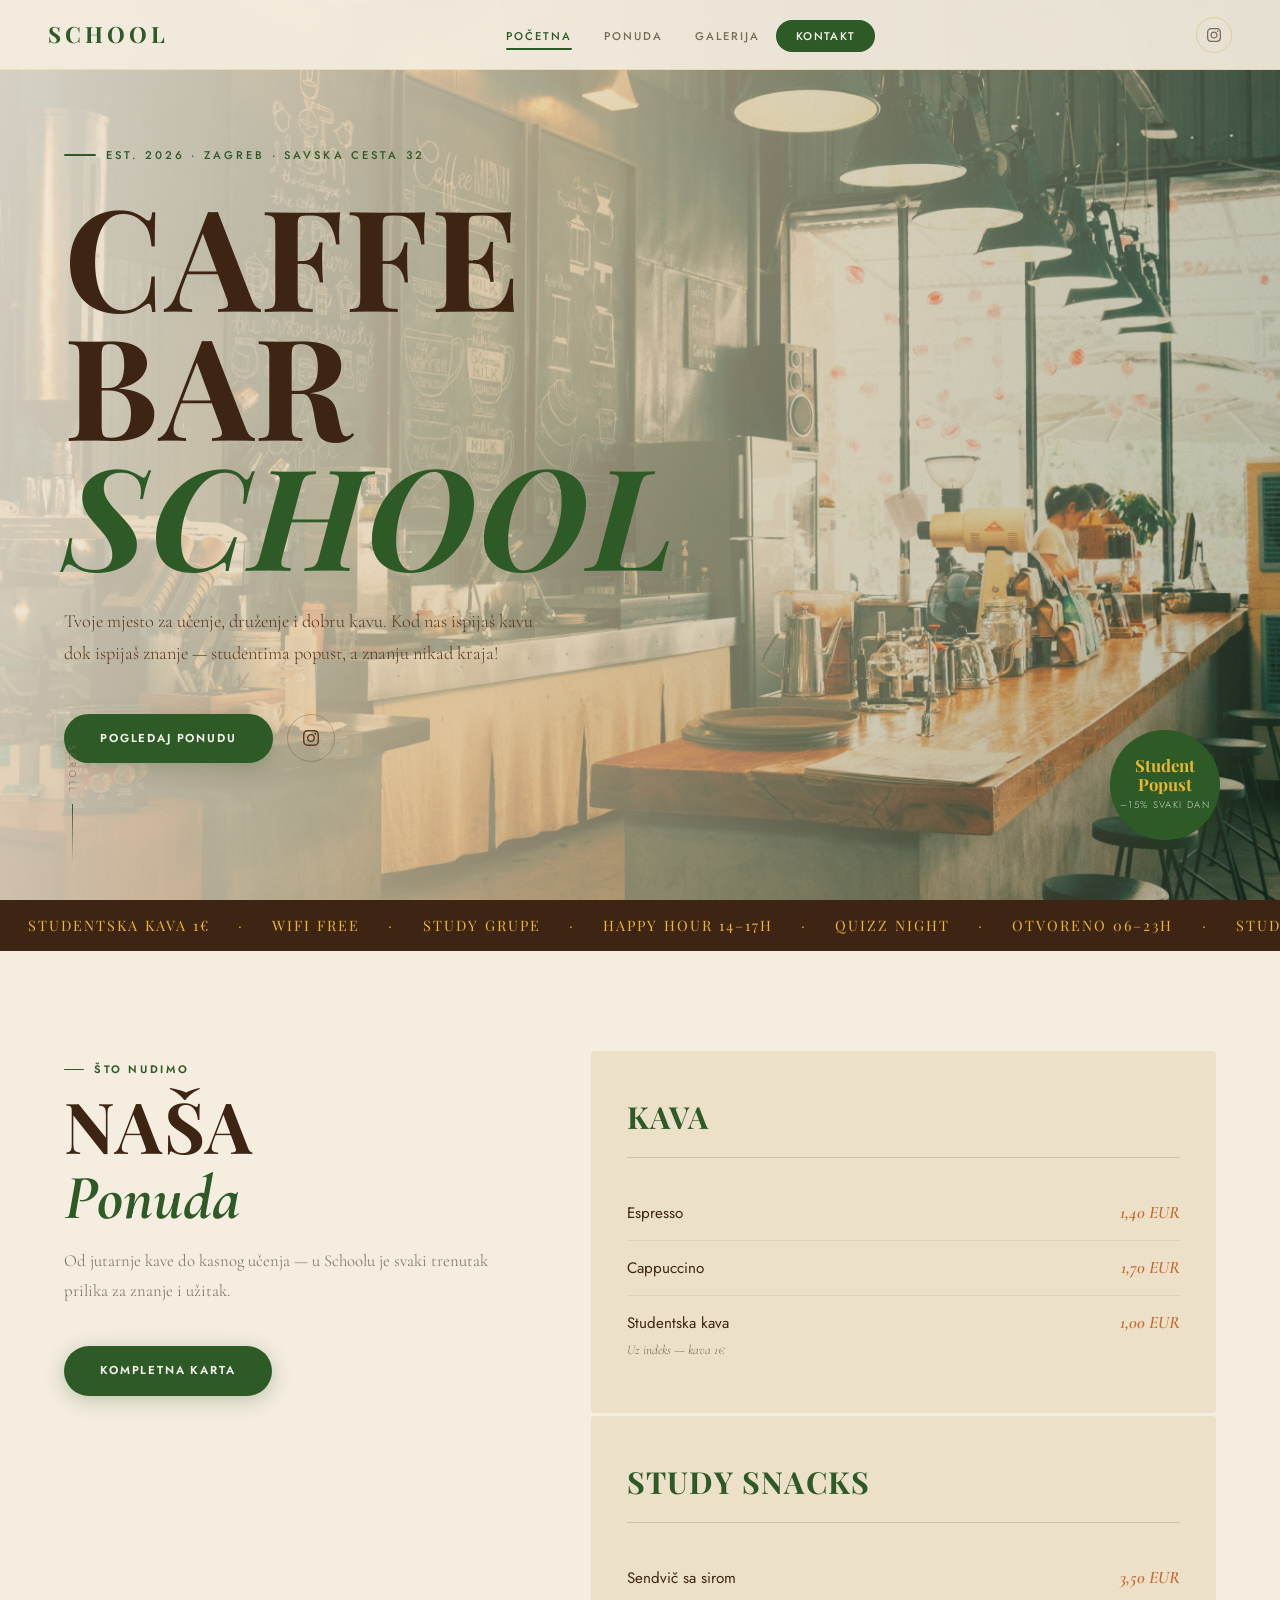
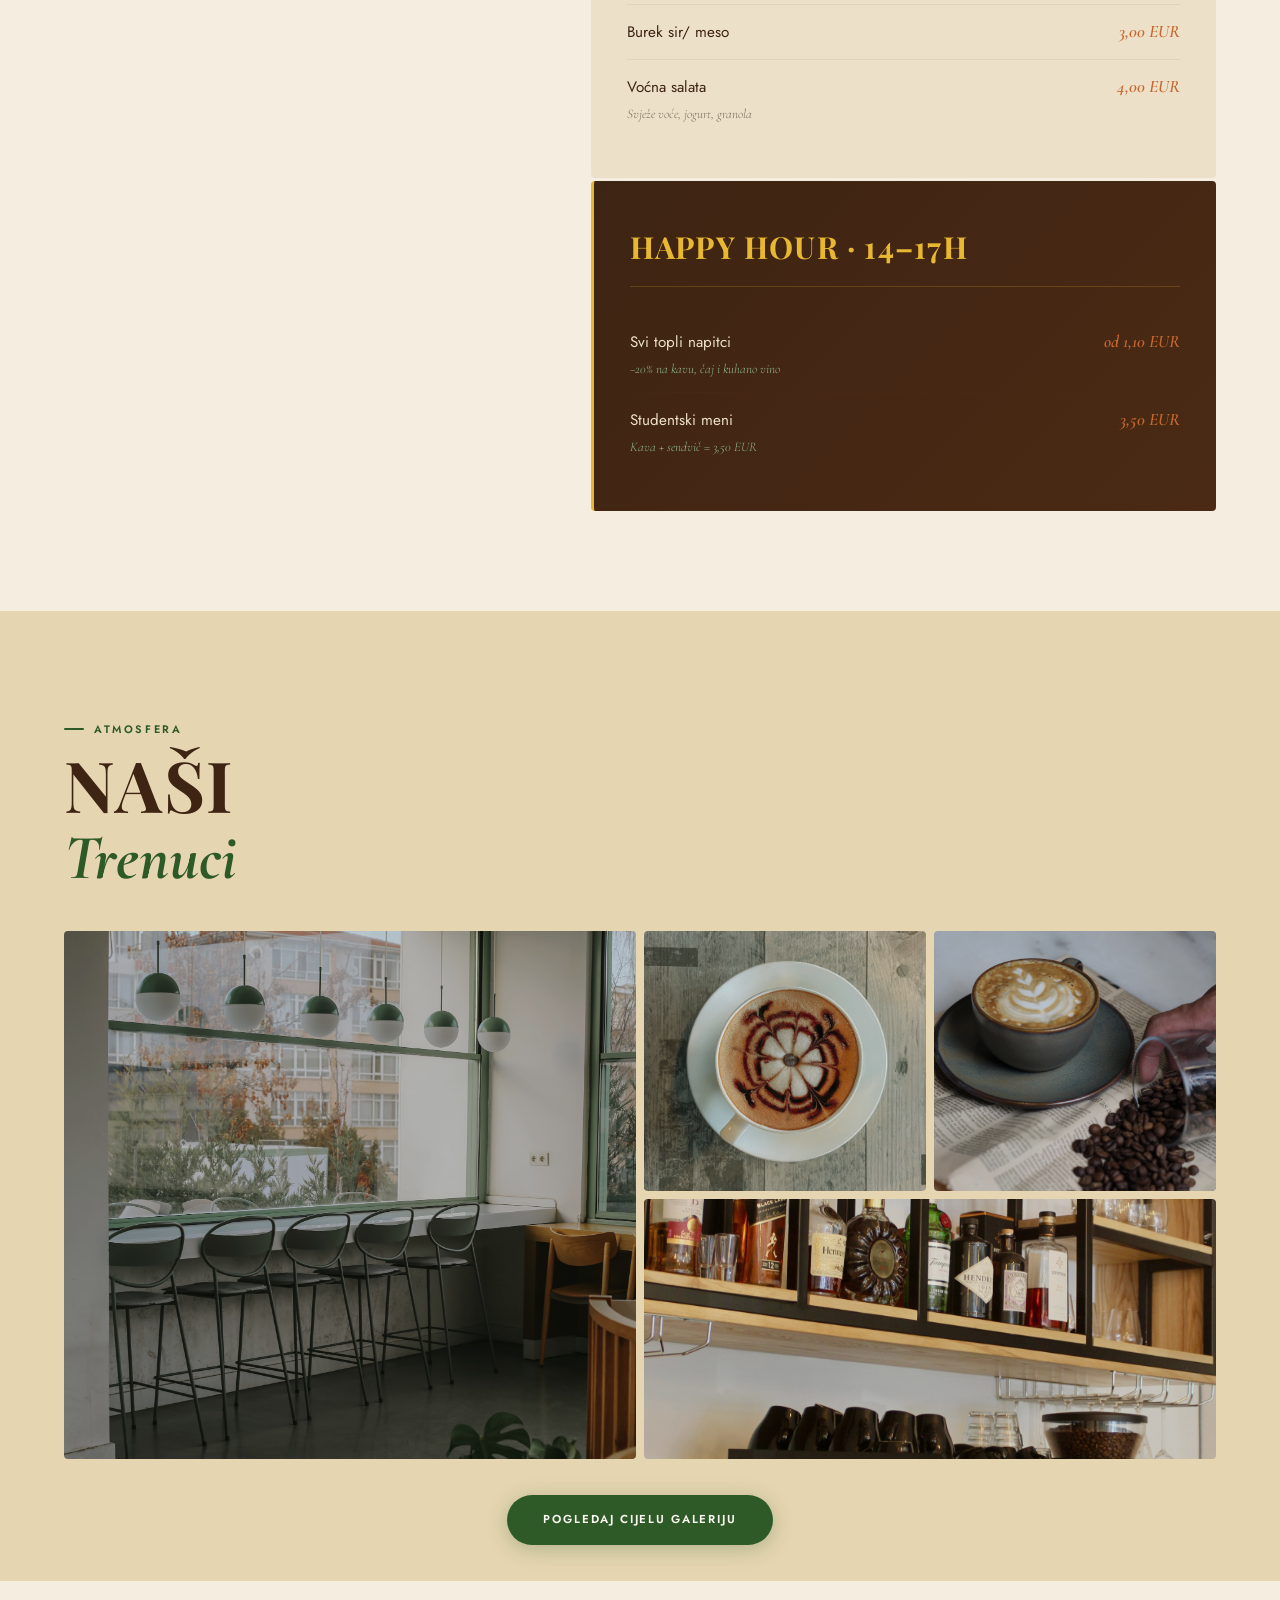
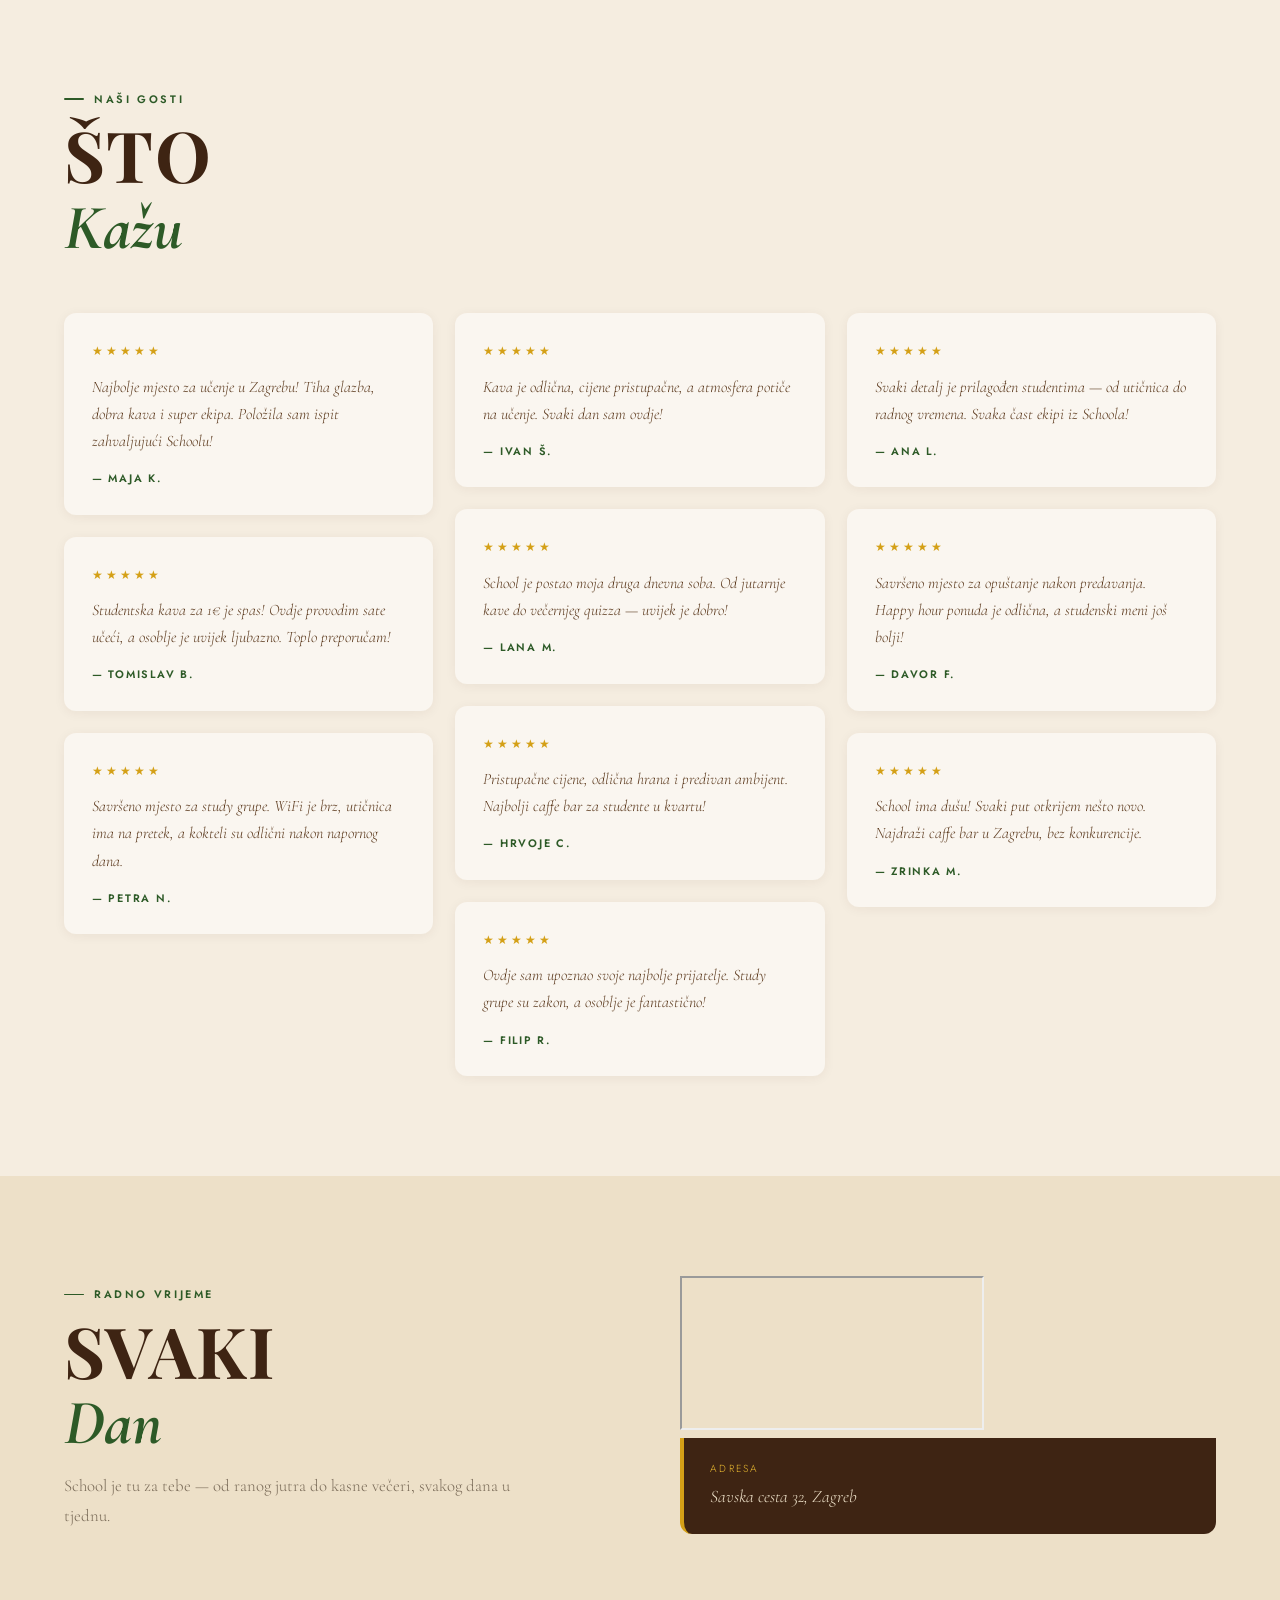
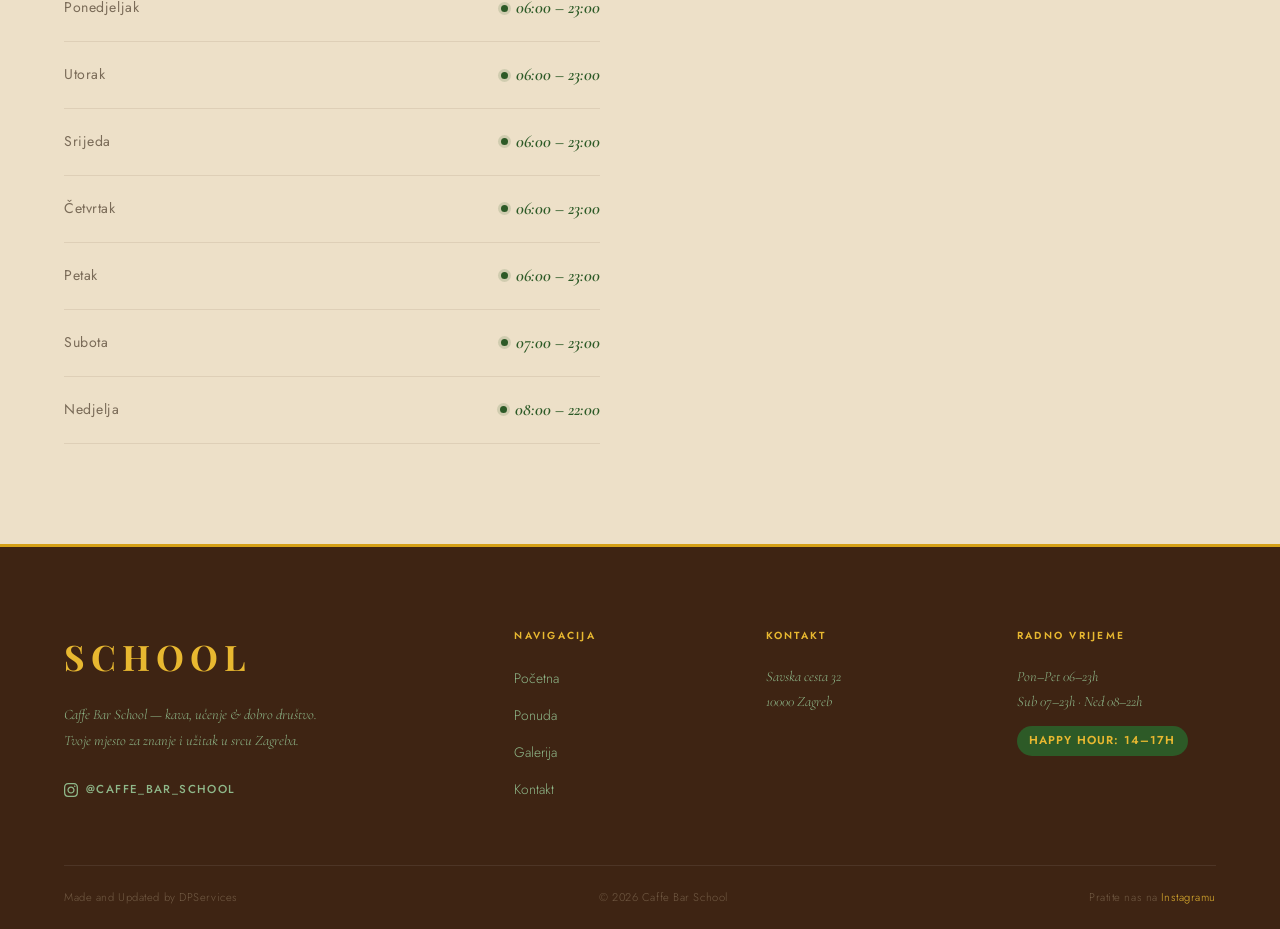
<file: index.html>
<!DOCTYPE html>
<html lang="hr">
<head>
    <meta charset="UTF-8">
    <meta name="viewport" content="width=device-width, initial-scale=1.0">
    <title>Caffe Bar School | Zagreb</title>
    <link rel="stylesheet" href="style.css">
</head>
<body>

<nav id="navbar">
    <a href="index.html" class="nav-logo">SCHOOL</a>
    <ul class="nav-links">
        <li><a href="index.html" class="active-link">Početna</a></li>
        <li><a href="ponuda.html">Ponuda</a></li>
        <li><a href="galerija.html">Galerija</a></li>
        <li><a href="kontakt.html">Kontakt</a></li>
    </ul>
    <a href="https://www.instagram.com" target="_blank" class="nav-ig">
        <svg xmlns="http://www.w3.org/2000/svg" viewBox="0 0 24 24"><path d="M12 2.163c3.204 0 3.584.012 4.85.07 3.252.148 4.771 1.691 4.919 4.919.058 1.265.069 1.645.069 4.849 0 3.205-.012 3.584-.069 4.849-.149 3.225-1.664 4.771-4.919 4.919-1.266.058-1.644.07-4.85.07-3.204 0-3.584-.012-4.849-.07-3.26-.149-4.771-1.699-4.919-4.92-.058-1.265-.07-1.644-.07-4.849 0-3.204.013-3.583.07-4.849.149-3.227 1.664-4.771 4.919-4.919 1.266-.057 1.645-.069 4.849-.069zm0-2.163c-3.259 0-3.667.014-4.947.072-4.358.2-6.78 2.618-6.98 6.98-.059 1.281-.073 1.689-.073 4.948 0 3.259.014 3.668.072 4.948.2 4.358 2.618 6.78 6.98 6.98 1.281.058 1.689.072 4.948.072 3.259 0 3.668-.014 4.948-.072 4.354-.2 6.782-2.618 6.979-6.98.059-1.28.073-1.689.073-4.948 0-3.259-.014-3.667-.072-4.947-.196-4.354-2.617-6.78-6.979-6.98-1.281-.059-1.69-.073-4.949-.073zm0 5.838c-3.403 0-6.162 2.759-6.162 6.162s2.759 6.163 6.162 6.163 6.162-2.759 6.162-6.163c0-3.403-2.759-6.162-6.162-6.162zm0 10.162c-2.209 0-4-1.79-4-4 0-2.209 1.791-4 4-4s4 1.791 4 4c0 2.21-1.791 4-4 4zm6.406-11.845c-.796 0-1.441.645-1.441 1.44s.645 1.44 1.441 1.44c.795 0 1.439-.645 1.439-1.44s-.644-1.44-1.439-1.44z"/></svg>
    </a>
    <button class="hamburger" id="hamburger" aria-label="Meni"><span></span><span></span><span></span></button>
</nav>

<div class="mobile-nav" id="mobileNav">
    <a href="index.html">Početna</a>
    <a href="ponuda.html">Ponuda</a>
    <a href="galerija.html">Galerija</a>
    <a href="kontakt.html" class="mobile-reserve">Kontakt</a>
</div>

<section class="hero">
    <div class="hero-bg" id="heroBg" style="background-image: url('assets/indexbackground.jpg'); background-position: center 30%;"></div>
    <div class="hero-overlay"></div>
    <div class="hero-content">
        <span class="hero-eyebrow">Est. 2026 · Zagreb · Savska cesta 32</span>
        <h1 class="hero-title">CAFFE<br>BAR <span class="accent">SCHOOL</span></h1>
        <p class="hero-sub">Tvoje mjesto za učenje, druženje i dobru kavu. Kod nas ispijaš kavu dok ispijaš znanje — studentima popust, a znanju nikad kraja!</p>
        <div class="hero-actions">
            <a href="ponuda.html" class="btn-primary">Pogledaj Ponudu</a>
            <a href="https://www.instagram.com" target="_blank" class="btn-ig">
                <svg xmlns="http://www.w3.org/2000/svg" viewBox="0 0 24 24" fill="currentColor"><path d="M12 2.163c3.204 0 3.584.012 4.85.07 3.252.148 4.771 1.691 4.919 4.919.058 1.265.069 1.645.069 4.849 0 3.205-.012 3.584-.069 4.849-.149 3.225-1.664 4.771-4.919 4.919-1.266.058-1.644.07-4.85.07-3.204 0-3.584-.012-4.849-.07-3.26-.149-4.771-1.699-4.919-4.92-.058-1.265-.07-1.644-.07-4.849 0-3.204.013-3.583.07-4.849.149-3.227 1.664-4.771 4.919-4.919 1.266-.057 1.645-.069 4.849-.069zm0-2.163c-3.259 0-3.667.014-4.947.072-4.358.2-6.78 2.618-6.98 6.98-.059 1.281-.073 1.689-.073 4.948 0 3.259.014 3.668.072 4.948.2 4.358 2.618 6.78 6.98 6.98 1.281.058 1.689.072 4.948.072 3.259 0 3.668-.014 4.948-.072 4.354-.2 6.782-2.618 6.979-6.98.059-1.28.073-1.689.073-4.948 0-3.259-.014-3.667-.072-4.947-.196-4.354-2.617-6.78-6.979-6.98-1.281-.059-1.69-.073-4.949-.073zm0 5.838c-3.403 0-6.162 2.759-6.162 6.162s2.759 6.163 6.162 6.163 6.162-2.759 6.162-6.163c0-3.403-2.759-6.162-6.162-6.162zm0 10.162c-2.209 0-4-1.79-4-4 0-2.209 1.791-4 4-4s4 1.791 4 4c0 2.21-1.791 4-4 4zm6.406-11.845c-.796 0-1.441.645-1.441 1.44s.645 1.44 1.441 1.44c.795 0 1.439-.645 1.439-1.44s-.644-1.44-1.439-1.44z"/></svg>
            </a>
        </div>
    </div>
    <div class="hero-badge">
        <div class="hero-badge-line1">Student<br>Popust</div>
        <div class="hero-badge-line2">–15% svaki dan</div>
    </div>
    <div class="hero-scroll">
        <span>Scroll</span>
        <div class="hero-scroll-line"></div>
    </div>
</section>

<div class="ticker">
    <div class="ticker-track">
        <span>Studentska kava 1€</span><span class="sep">·</span>
        <span>WiFi Free</span><span class="sep">·</span>
        <span>Study grupe</span><span class="sep">·</span>
        <span>Happy Hour 14–17h</span><span class="sep">·</span>
        <span>Quizz Night</span><span class="sep">·</span>
        <span>Otvoreno 06–23h</span><span class="sep">·</span>
        <span>Studentska kava 1€</span><span class="sep">·</span>
        <span>WiFi Free</span><span class="sep">·</span>
        <span>Study grupe</span><span class="sep">·</span>
        <span>Happy Hour 14–17h</span><span class="sep">·</span>
        <span>Quizz Night</span><span class="sep">·</span>
        <span>Otvoreno 06–23h</span><span class="sep">·</span>
        <span>Studentska kava 1€</span><span class="sep">·</span>
        <span>WiFi Free</span><span class="sep">·</span>
        <span>Study grupe</span><span class="sep">·</span>
        <span>Happy Hour 14–17h</span><span class="sep">·</span>
        <span>Quizz Night</span><span class="sep">·</span>
        <span>Otvoreno 06–23h</span><span class="sep">·</span>
    </div>
</div>

<section class="section section-light">
    <div class="menu-split">
        <div>
            <div class="reveal">
                <span class="label">Što nudimo</span>
                <h2 class="section-title">NAŠA<br><em>Ponuda</em></h2>
                <p class="section-sub" style="margin-bottom:40px;">Od jutarnje kave do kasnog učenja — u Schoolu je svaki trenutak prilika za znanje i užitak.</p>
                <a href="ponuda.html" class="btn-primary">Kompletna karta</a>
            </div>
        </div>
        <div class="menu-grid">
            <div class="menu-category reveal">
                <div class="menu-cat-title">KAVA</div>
                <div class="menu-item"><div><div class="menu-item-name">Espresso</div></div><div class="menu-item-price">1,40 EUR</div></div>
                <div class="menu-item"><div><div class="menu-item-name">Cappuccino</div></div><div class="menu-item-price">1,70 EUR</div></div>
                <div class="menu-item"><div><div class="menu-item-name">Studentska kava</div><div class="menu-item-desc">Uz indeks — kava 1€</div></div><div class="menu-item-price">1,00 EUR</div></div>
            </div>
            <div class="menu-category reveal">
                <div class="menu-cat-title">STUDY SNACKS</div>
                <div class="menu-item"><div><div class="menu-item-name">Sendvič sa sirom</div></div><div class="menu-item-price">3,50 EUR</div></div>
                <div class="menu-item"><div><div class="menu-item-name">Burek sir/ meso</div></div><div class="menu-item-price">3,00 EUR</div></div>
                <div class="menu-item"><div><div class="menu-item-name">Voćna salata</div><div class="menu-item-desc">Svježe voće, jogurt, granola</div></div><div class="menu-item-price">4,00 EUR</div></div>
            </div>
            <div class="menu-category highlight reveal">
                <div class="menu-cat-title">HAPPY HOUR · 14–17H</div>
                <div class="menu-item"><div><div class="menu-item-name">Svi topli napitci</div><div class="menu-item-desc">−20% na kavu, čaj i kuhano vino</div></div><div class="menu-item-price">od 1,10 EUR</div></div>
                <div class="menu-item"><div><div class="menu-item-name">Studentski meni</div><div class="menu-item-desc">Kava + sendvič = 3,50 EUR</div></div><div class="menu-item-price">3,50 EUR</div></div>
            </div>
        </div>
    </div>
</section>

<section class="section section-warm" style="padding-bottom:0;">
    <div class="reveal" style="margin-bottom:44px;">
        <span class="label">Atmosfera</span>
        <h2 class="section-title" style="margin-bottom:8px;">NAŠI<br><em>Trenuci</em></h2>
    </div>
    <div class="gallery-mosaic">
        <div class="gallery-mosaic-item"><img src="assets/alibi_1.jpg" alt="School"></div>
        <div class="gallery-mosaic-item"><img src="assets/alibi_3.jpg" alt="School"></div>
        <div class="gallery-mosaic-item"><img src="assets/alibi_5.jpg" alt="School"></div>
        <div class="gallery-mosaic-item"><img src="assets/alibi_7.jpg" alt="School"></div>
    </div>
    <div style="text-align:center;padding:36px 20px;background:var(--bg-warm);">
        <a href="galerija.html" class="btn-primary">Pogledaj cijelu galeriju</a>
    </div>
</section>

<section class="section section-light">
    <div class="reveal" style="margin-bottom:0;">
        <span class="label">Naši gosti</span>
        <h2 class="section-title">ŠTO<br><em>Kažu</em></h2>
    </div>
    <div class="reviews-cols">
        <div class="review-card">
            <div class="review-stars">★★★★★</div>
            <p class="review-text">Najbolje mjesto za učenje u Zagrebu! Tiha glazba, dobra kava i super ekipa. Položila sam ispit zahvaljujući Schoolu!</p>
            <div class="review-author">— Maja K.</div>
        </div>
        <div class="review-card">
            <div class="review-stars">★★★★★</div>
            <p class="review-text">Studentska kava za 1€ je spas! Ovdje provodim sate učeći, a osoblje je uvijek ljubazno. Toplo preporučam!</p>
            <div class="review-author">— Tomislav B.</div>
        </div>
        <div class="review-card">
            <div class="review-stars">★★★★★</div>
            <p class="review-text">Savršeno mjesto za study grupe. WiFi je brz, utičnica ima na pretek, a kokteli su odlični nakon napornog dana.</p>
            <div class="review-author">— Petra N.</div>
        </div>
        <div class="review-card">
            <div class="review-stars">★★★★★</div>
            <p class="review-text">Kava je odlična, cijene pristupačne, a atmosfera potiče na učenje. Svaki dan sam ovdje!</p>
            <div class="review-author">— Ivan Š.</div>
        </div>
        <div class="review-card">
            <div class="review-stars">★★★★★</div>
            <p class="review-text">School je postao moja druga dnevna soba. Od jutarnje kave do večernjeg quizza — uvijek je dobro!</p>
            <div class="review-author">— Lana M.</div>
        </div>
        <div class="review-card">
            <div class="review-stars">★★★★★</div>
            <p class="review-text">Pristupačne cijene, odlična hrana i predivan ambijent. Najbolji caffe bar za studente u kvartu!</p>
            <div class="review-author">— Hrvoje C.</div>
        </div>
        <div class="review-card">
            <div class="review-stars">★★★★★</div>
            <p class="review-text">Ovdje sam upoznao svoje najbolje prijatelje. Study grupe su zakon, a osoblje je fantastično!</p>
            <div class="review-author">— Filip R.</div>
        </div>
        <div class="review-card">
            <div class="review-stars">★★★★★</div>
            <p class="review-text">Svaki detalj je prilagođen studentima — od utičnica do radnog vremena. Svaka čast ekipi iz Schoola!</p>
            <div class="review-author">— Ana L.</div>
        </div>
        <div class="review-card">
            <div class="review-stars">★★★★★</div>
            <p class="review-text">Savršeno mjesto za opuštanje nakon predavanja. Happy hour ponuda je odlična, a studenski meni još bolji!</p>
            <div class="review-author">— Davor F.</div>
        </div>
        <div class="review-card">
            <div class="review-stars">★★★★★</div>
            <p class="review-text">School ima dušu! Svaki put otkrijem nešto novo. Najdraži caffe bar u Zagrebu, bez konkurencije.</p>
            <div class="review-author">— Zrinka M.</div>
        </div>
    </div>
</section>

<section class="section section-mid">
    <div class="hours-layout">
        <div>
            <div class="reveal">
                <span class="label">Radno vrijeme</span>
                <h2 class="section-title">SVAKI<br><em>Dan</em></h2>
                <p class="section-sub" style="margin-bottom:44px;">School je tu za tebe — od ranog jutra do kasne večeri, svakog dana u tjednu.</p>
            </div>
            <div class="hours-table">
                <div class="hours-row"><span class="hours-day">Ponedjeljak</span><span class="hours-time hours-open">06:00 – 23:00</span></div>
                <div class="hours-row"><span class="hours-day">Utorak</span><span class="hours-time hours-open">06:00 – 23:00</span></div>
                <div class="hours-row"><span class="hours-day">Srijeda</span><span class="hours-time hours-open">06:00 – 23:00</span></div>
                <div class="hours-row"><span class="hours-day">Četvrtak</span><span class="hours-time hours-open">06:00 – 23:00</span></div>
                <div class="hours-row"><span class="hours-day">Petak</span><span class="hours-time hours-open">06:00 – 23:00</span></div>
                <div class="hours-row"><span class="hours-day">Subota</span><span class="hours-time hours-open">07:00 – 23:00</span></div>
                <div class="hours-row"><span class="hours-day">Nedjelja</span><span class="hours-time hours-open">08:00 – 22:00</span></div>
            </div>
        </div>
        <div class="reveal">
            <iframe src="https://www.google.com/maps/embed?pb=!1m18!1m12!1m3!1d2781.357!2d15.947!3d45.808!2m3!1f0!2f0!3f0!3m2!1i1024!2i768!4f13.1!3m3!1m2!1s0x4765d6e7a837b6e5%3A0x8e1a7c3f5a9b6d2f!2sSavska%20cesta%2032%2C%2010000%2C%20Zagreb!5e0!3m2!1shr!2shr!4v1" allowfullscreen loading="lazy" referrerpolicy="no-referrer-when-downgrade"></iframe>
            <div class="map-address">
                <span class="addr-label">Adresa</span>
                <span class="addr-text">Savska cesta 32, Zagreb</span>
            </div>
        </div>
    </div>
</section>

<footer>
    <div class="footer-grid">
        <div class="footer-brand">
            <span class="footer-logo">SCHOOL</span>
            <p>Caffe Bar School — kava, učenje &amp; dobro društvo. Tvoje mjesto za znanje i užitak u srcu Zagreba.</p>
            <a href="https://www.instagram.com" target="_blank" class="footer-ig">
                <svg xmlns="http://www.w3.org/2000/svg" viewBox="0 0 24 24"><path d="M12 2.163c3.204 0 3.584.012 4.85.07 3.252.148 4.771 1.691 4.919 4.919.058 1.265.069 1.645.069 4.849 0 3.205-.012 3.584-.069 4.849-.149 3.225-1.664 4.771-4.919 4.919-1.266.058-1.644.07-4.85.07-3.204 0-3.584-.012-4.849-.07-3.26-.149-4.771-1.699-4.919-4.92-.058-1.265-.07-1.644-.07-4.849 0-3.204.013-3.583.07-4.849.149-3.227 1.664-4.771 4.919-4.919 1.266-.057 1.645-.069 4.849-.069zm0-2.163c-3.259 0-3.667.014-4.947.072-4.358.2-6.78 2.618-6.98 6.98-.059 1.281-.073 1.689-.073 4.948 0 3.259.014 3.668.072 4.948.2 4.358 2.618 6.78 6.98 6.98 1.281.058 1.689.072 4.948.072 3.259 0 3.668-.014 4.948-.072 4.354-.2 6.782-2.618 6.979-6.98.059-1.28.073-1.689.073-4.948 0-3.259-.014-3.667-.072-4.947-.196-4.354-2.617-6.78-6.979-6.98-1.281-.059-1.69-.073-4.949-.073zm0 5.838c-3.403 0-6.162 2.759-6.162 6.162s2.759 6.163 6.162 6.163 6.162-2.759 6.162-6.163c0-3.403-2.759-6.162-6.162-6.162zm0 10.162c-2.209 0-4-1.79-4-4 0-2.209 1.791-4 4-4s4 1.791 4 4c0 2.21-1.791 4-4 4zm6.406-11.845c-.796 0-1.441.645-1.441 1.44s.645 1.44 1.441 1.44c.795 0 1.439-.645 1.439-1.44s-.644-1.44-1.439-1.44z"/></svg>
                @caffe_bar_school
            </a>
        </div>
        <div class="footer-col">
            <h4>Navigacija</h4>
            <ul>
                <li><a href="index.html">Početna</a></li>
                <li><a href="ponuda.html">Ponuda</a></li>
                <li><a href="galerija.html">Galerija</a></li>
                <li><a href="kontakt.html">Kontakt</a></li>
            </ul>
        </div>
        <div class="footer-col">
            <h4>Kontakt</h4>
            <p>Savska cesta 32<br>10000 Zagreb</p>
        </div>
        <div class="footer-col">
            <h4>Radno vrijeme</h4>
            <p>Pon–Pet 06–23h<br>Sub 07–23h · Ned 08–22h</p>
            <span class="footer-happy">Happy Hour: 14–17h</span>
        </div>
    </div>
    <div class="footer-bottom">
        <span>Made and Updated by DPServices</span>
        <span>© 2026 Caffe Bar School</span>
        <span>Pratite nas na <a href="https://www.instagram.com" target="_blank">Instagramu</a></span>
    </div>
</footer>

<button class="back-top" id="backTop" onclick="window.scrollTo({top:0,behavior:'smooth'})">↑</button>

<script>
const hamburger = document.getElementById('hamburger');
const mobileNav = document.getElementById('mobileNav');
hamburger.addEventListener('click', () => {
    mobileNav.classList.toggle('open');
    document.body.style.overflow = mobileNav.classList.contains('open') ? 'hidden' : '';
});
mobileNav.querySelectorAll('a').forEach(a => a.addEventListener('click', () => {
    mobileNav.classList.remove('open');
    document.body.style.overflow = '';
}));

const heroBg = document.getElementById('heroBg');
const navbar = document.getElementById('navbar');
window.addEventListener('scroll', () => {
    const y = window.scrollY;
    if (heroBg) heroBg.style.transform = `scale(1.08) translateY(${y * 0.28}px)`;
    document.getElementById('backTop').classList.toggle('visible', y > 400);
    navbar.classList.toggle('scrolled', y > 10);
});

function revealOnScroll() {
    document.querySelectorAll('.reveal, .review-card, .hours-row, .menu-category, .event-card').forEach((el, i) => {
        if (el.getBoundingClientRect().top < window.innerHeight * 0.92) {
            el.style.transitionDelay = (i % 5) * 70 + 'ms';
            el.classList.add('revealed');
        }
    });
}
window.addEventListener('scroll', revealOnScroll);
window.addEventListener('load', revealOnScroll);
revealOnScroll();
</script>
</body>
</html>
</file>
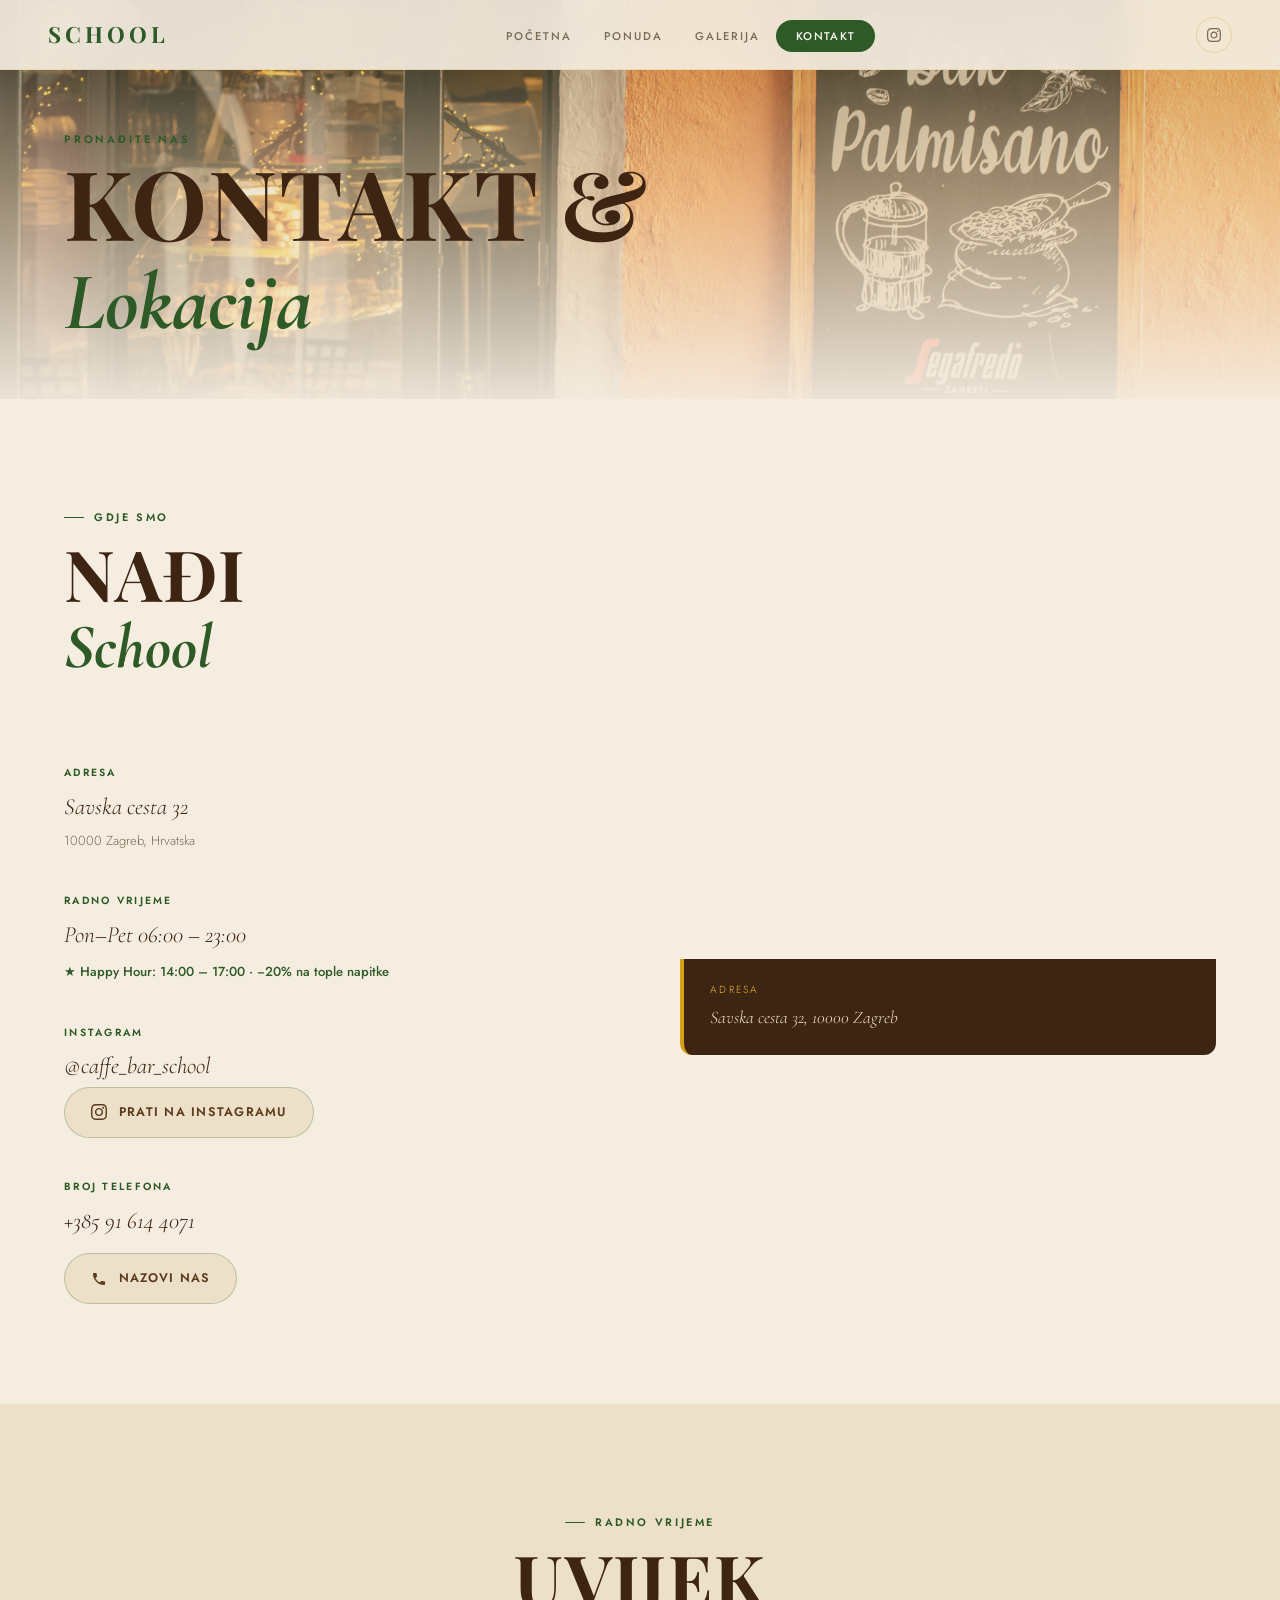
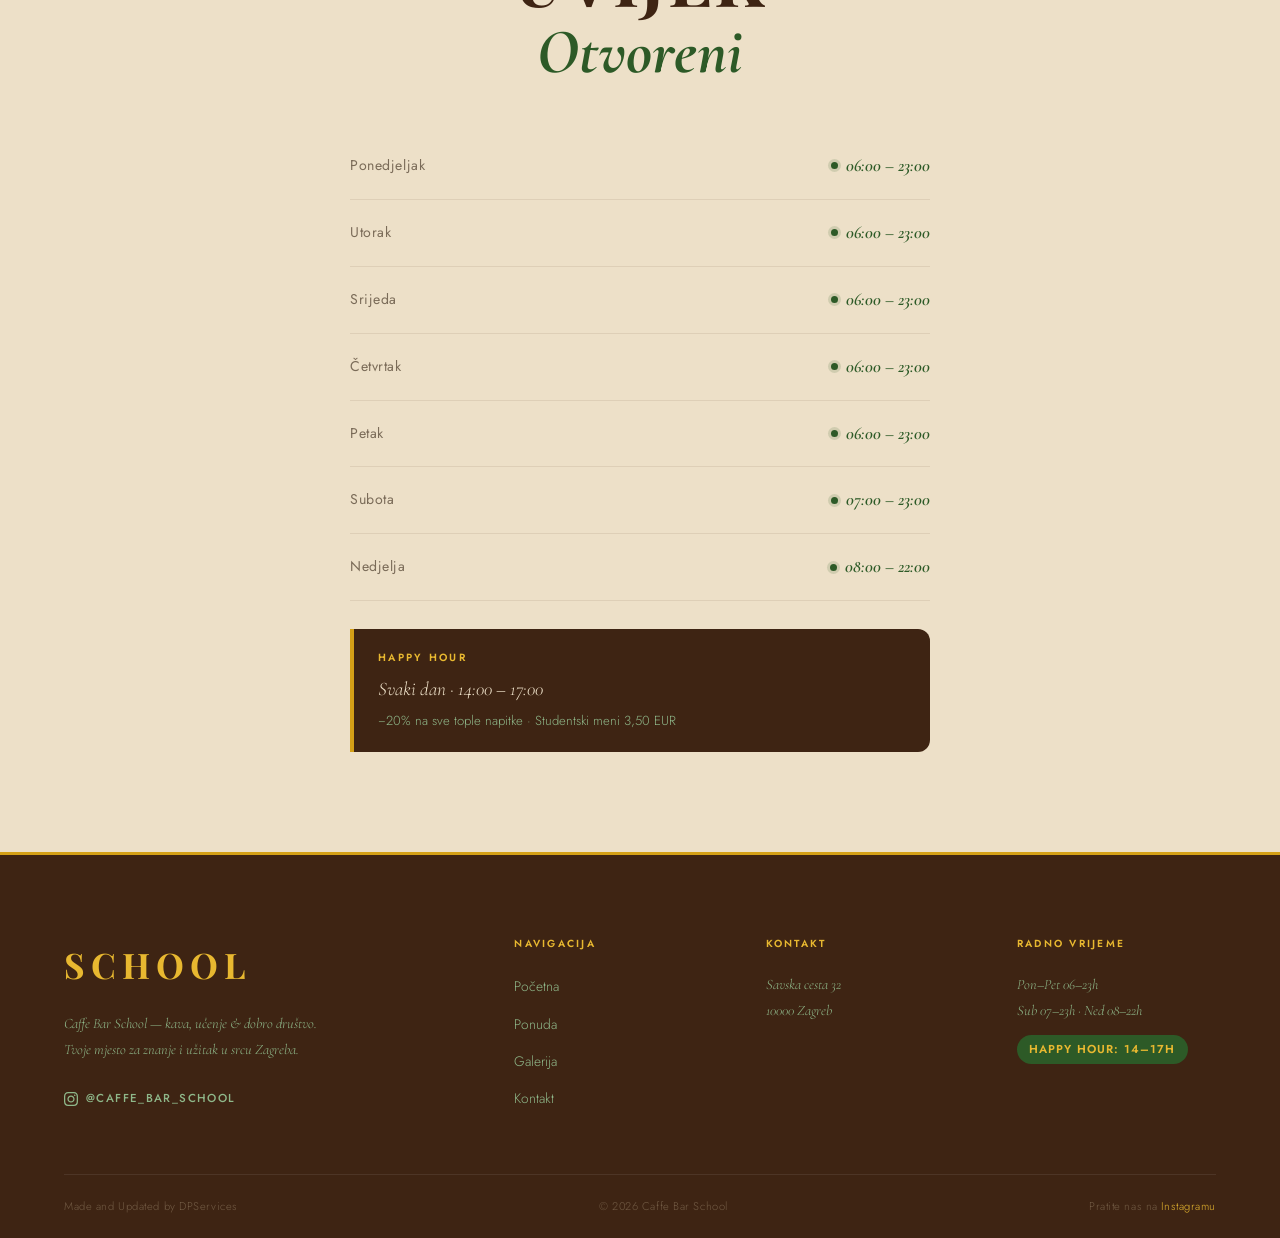
<file: kontakt.html>
<!DOCTYPE html>
<html lang="hr">
<head>
    <meta charset="UTF-8">
    <meta name="viewport" content="width=device-width, initial-scale=1.0">
    <title>Kontakt – Caffe Bar School</title>
    <link rel="stylesheet" href="style.css">
</head>
<body>

<nav id="navbar">
    <a href="index.html" class="nav-logo">SCHOOL</a>
    <ul class="nav-links">
        <li><a href="index.html">Početna</a></li>
        <li><a href="ponuda.html">Ponuda</a></li>
        <li><a href="galerija.html">Galerija</a></li>
        <li><a href="kontakt.html" class="active-link">Kontakt</a></li>
    </ul>
    <a href="https://www.instagram.com" target="_blank" class="nav-ig">
        <svg xmlns="http://www.w3.org/2000/svg" viewBox="0 0 24 24"><path d="M12 2.163c3.204 0 3.584.012 4.85.07 3.252.148 4.771 1.691 4.919 4.919.058 1.265.069 1.645.069 4.849 0 3.205-.012 3.584-.069 4.849-.149 3.225-1.664 4.771-4.919 4.919-1.266.058-1.644.07-4.85.07-3.204 0-3.584-.012-4.849-.07-3.26-.149-4.771-1.699-4.919-4.92-.058-1.265-.07-1.644-.07-4.849 0-3.204.013-3.583.07-4.849.149-3.227 1.664-4.771 4.919-4.919 1.266-.057 1.645-.069 4.849-.069zm0-2.163c-3.259 0-3.667.014-4.947.072-4.358.2-6.78 2.618-6.98 6.98-.059 1.281-.073 1.689-.073 4.948 0 3.259.014 3.668.072 4.948.2 4.358 2.618 6.78 6.98 6.98 1.281.058 1.689.072 4.948.072 3.259 0 3.668-.014 4.948-.072 4.354-.2 6.782-2.618 6.979-6.98.059-1.28.073-1.689.073-4.948 0-3.259-.014-3.667-.072-4.947-.196-4.354-2.617-6.78-6.979-6.98-1.281-.059-1.69-.073-4.949-.073zm0 5.838c-3.403 0-6.162 2.759-6.162 6.162s2.759 6.163 6.162 6.163 6.162-2.759 6.162-6.163c0-3.403-2.759-6.162-6.162-6.162zm0 10.162c-2.209 0-4-1.79-4-4 0-2.209 1.791-4 4-4s4 1.791 4 4c0 2.21-1.791 4-4 4zm6.406-11.845c-.796 0-1.441.645-1.441 1.44s.645 1.44 1.441 1.44c.795 0 1.439-.645 1.439-1.44s-.644-1.44-1.439-1.44z"/></svg>
    </a>
    <button class="hamburger" id="hamburger" aria-label="Meni"><span></span><span></span><span></span></button>
</nav>

<div class="mobile-nav" id="mobileNav">
    <a href="index.html">Početna</a>
    <a href="ponuda.html">Ponuda</a>
    <a href="galerija.html">Galerija</a>
    <a href="kontakt.html" class="mobile-reserve">Kontakt</a>
</div>

<section class="page-hero">
    <div class="page-hero-bg" style="background-image: url('assets/bg4.jpg');"></div>
    <div class="page-hero-overlay"></div>
    <div class="page-hero-content">
        <span class="page-hero-eyebrow">Pronađite nas</span>
        <h1 class="page-hero-title">KONTAKT &amp;<br><em>Lokacija</em></h1>
    </div>
</section>

<section class="section section-light">
    <div class="contact-layout">
        <div class="contact-block">
            <div class="reveal">
                <span class="label">Gdje smo</span>
                <h2 class="section-title" style="margin-bottom:48px;">NAĐI<br><em>School</em></h2>
            </div>

            <div class="reveal">
                <div class="contact-item-label">Adresa</div>
                <div class="contact-item-value">Savska cesta 32</div>
                <div class="contact-item-sub">10000 Zagreb, Hrvatska</div>
            </div>

            <div class="reveal">
                <div class="contact-item-label">Radno vrijeme</div>
                <div class="contact-item-value">Pon–Pet 06:00 – 23:00</div>
                <div class="contact-item-sub" style="color:var(--forest);margin-top:6px;font-weight:500;">★ Happy Hour: 14:00 – 17:00 · −20% na tople napitke</div>
            </div>

            <div class="reveal">
                <div class="contact-item-label">Instagram</div>
                <div class="contact-item-value">@caffe_bar_school</div>
                <a href="https://www.instagram.com" target="_blank" class="ig-cta">
                    <svg xmlns="http://www.w3.org/2000/svg" viewBox="0 0 24 24" fill="currentColor" style="width:16px;height:16px;"><path d="M12 2.163c3.204 0 3.584.012 4.85.07 3.252.148 4.771 1.691 4.919 4.919.058 1.265.069 1.645.069 4.849 0 3.205-.012 3.584-.069 4.849-.149 3.225-1.664 4.771-4.919 4.919-1.266.058-1.644.07-4.85.07-3.204 0-3.584-.012-4.849-.07-3.26-.149-4.771-1.699-4.919-4.92-.058-1.265-.07-1.644-.07-4.849 0-3.204.013-3.583.07-4.849.149-3.227 1.664-4.771 4.919-4.919 1.266-.057 1.645-.069 4.849-.069zm0-2.163c-3.259 0-3.667.014-4.947.072-4.358.2-6.78 2.618-6.98 6.98-.059 1.281-.073 1.689-.073 4.948 0 3.259.014 3.668.072 4.948.2 4.358 2.618 6.78 6.98 6.98 1.281.058 1.689.072 4.948.072 3.259 0 3.668-.014 4.948-.072 4.354-.2 6.782-2.618 6.979-6.98.059-1.28.073-1.689.073-4.948 0-3.259-.014-3.667-.072-4.947-.196-4.354-2.617-6.78-6.979-6.98-1.281-.059-1.69-.073-4.949-.073zm0 5.838c-3.403 0-6.162 2.759-6.162 6.162s2.759 6.163 6.162 6.163 6.162-2.759 6.162-6.163c0-3.403-2.759-6.162-6.162-6.162zm0 10.162c-2.209 0-4-1.79-4-4 0-2.209 1.791-4 4-4s4 1.791 4 4c0 2.21-1.791 4-4 4zm6.406-11.845c-.796 0-1.441.645-1.441 1.44s.645 1.44 1.441 1.44c.795 0 1.439-.645 1.439-1.44s-.644-1.44-1.439-1.44z"/></svg>
                    Prati na Instagramu
                </a>
            </div>

            <div class="reveal">
                <div class="contact-item-label">Broj telefona</div>
                <div class="contact-item-value">+385 91 614 4071</div>
                <a href="tel:+385916144071" class="ig-cta" style="margin-top:12px;">
                    <svg xmlns="http://www.w3.org/2000/svg" viewBox="0 0 24 24" fill="currentColor" style="width:16px;height:16px;"><path d="M6.62 10.79a15.05 15.05 0 0 0 6.59 6.59l2.2-2.2a1 1 0 0 1 1.02-.24 11.36 11.36 0 0 0 3.57.57 1 1 0 0 1 1 1V20a1 1 0 0 1-1 1C10.61 21 3 13.39 3 4a1 1 0 0 1 1-1h3.5a1 1 0 0 1 1 1 11.36 11.36 0 0 0 .57 3.57 1 1 0 0 1-.24 1.02l-2.21 2.2z"/></svg>
                    Nazovi nas
                </a>
            </div>
        </div>

        <div class="reveal">
            <iframe src="https://www.google.com/maps/embed?pb=!1m18!1m12!1m3!1d2781.357!2d15.947!3d45.808!2m3!1f0!2f0!3f0!3m2!1i1024!2i768!4f13.1!3m3!1m2!1s0x4765d6e7a837b6e5%3A0x8e1a7c3f5a9b6d2f!2sSavska%20cesta%2032%2C%2010000%2C%20Zagreb!5e0!3m2!1shr!2shr!4v1" allowfullscreen loading="lazy" referrerpolicy="no-referrer-when-downgrade" style="width:100%;height:460px;border:none;display:block;border-radius:12px 12px 0 0;filter:saturate(0.7);"></iframe>
            <div class="map-address">
                <span class="addr-label">Adresa</span>
                <span class="addr-text">Savska cesta 32, 10000 Zagreb</span>
            </div>
        </div>
    </div>
</section>

<section class="section section-mid">
    <div style="max-width:580px;margin:0 auto;">
        <div class="reveal" style="text-align:center;margin-bottom:52px;">
            <span class="label" style="justify-content:center;">Radno vrijeme</span>
            <h2 class="section-title" style="margin-bottom:8px;">UVIJEK<br><em>Otvoreni</em></h2>
        </div>
        <div class="hours-table">
            <div class="hours-row"><span class="hours-day">Ponedjeljak</span><span class="hours-time hours-open">06:00 – 23:00</span></div>
            <div class="hours-row"><span class="hours-day">Utorak</span><span class="hours-time hours-open">06:00 – 23:00</span></div>
            <div class="hours-row"><span class="hours-day">Srijeda</span><span class="hours-time hours-open">06:00 – 23:00</span></div>
            <div class="hours-row"><span class="hours-day">Četvrtak</span><span class="hours-time hours-open">06:00 – 23:00</span></div>
            <div class="hours-row"><span class="hours-day">Petak</span><span class="hours-time hours-open">06:00 – 23:00</span></div>
            <div class="hours-row"><span class="hours-day">Subota</span><span class="hours-time hours-open">07:00 – 23:00</span></div>
            <div class="hours-row"><span class="hours-day">Nedjelja</span><span class="hours-time hours-open">08:00 – 22:00</span></div>
        </div>
        <div style="margin-top:28px;padding:20px 24px;background:var(--cocoa);border-left:4px solid var(--gold);border-radius:0 var(--radius-lg) var(--radius-lg) 0;">
            <div style="font-size:0.65rem;letter-spacing:0.22em;text-transform:uppercase;color:var(--honey);margin-bottom:6px;font-weight:600;">Happy Hour</div>
            <div style="font-family:var(--font-serif);font-size:1.2rem;font-style:italic;color:var(--cream);">Svaki dan · 14:00 – 17:00</div>
            <div style="font-size:0.82rem;color:var(--sage);margin-top:4px;">−20% na sve tople napitke · Studentski meni 3,50 EUR</div>
        </div>
    </div>
</section>

<footer>
    <div class="footer-grid">
        <div class="footer-brand">
            <span class="footer-logo">SCHOOL</span>
            <p>Caffe Bar School — kava, učenje &amp; dobro društvo. Tvoje mjesto za znanje i užitak u srcu Zagreba.</p>
            <a href="https://www.instagram.com" target="_blank" class="footer-ig">
                <svg xmlns="http://www.w3.org/2000/svg" viewBox="0 0 24 24"><path d="M12 2.163c3.204 0 3.584.012 4.85.07 3.252.148 4.771 1.691 4.919 4.919.058 1.265.069 1.645.069 4.849 0 3.205-.012 3.584-.069 4.849-.149 3.225-1.664 4.771-4.919 4.919-1.266.058-1.644.07-4.85.07-3.204 0-3.584-.012-4.849-.07-3.26-.149-4.771-1.699-4.919-4.92-.058-1.265-.07-1.644-.07-4.849 0-3.204.013-3.583.07-4.849.149-3.227 1.664-4.771 4.919-4.919 1.266-.057 1.645-.069 4.849-.069zm0-2.163c-3.259 0-3.667.014-4.947.072-4.358.2-6.78 2.618-6.98 6.98-.059 1.281-.073 1.689-.073 4.948 0 3.259.014 3.668.072 4.948.2 4.358 2.618 6.78 6.98 6.98 1.281.058 1.689.072 4.948.072 3.259 0 3.668-.014 4.948-.072 4.354-.2 6.782-2.618 6.979-6.98.059-1.28.073-1.689.073-4.948 0-3.259-.014-3.667-.072-4.947-.196-4.354-2.617-6.78-6.979-6.98-1.281-.059-1.69-.073-4.949-.073zm0 5.838c-3.403 0-6.162 2.759-6.162 6.162s2.759 6.163 6.162 6.163 6.162-2.759 6.162-6.163c0-3.403-2.759-6.162-6.162-6.162zm0 10.162c-2.209 0-4-1.79-4-4 0-2.209 1.791-4 4-4s4 1.791 4 4c0 2.21-1.791 4-4 4zm6.406-11.845c-.796 0-1.441.645-1.441 1.44s.645 1.44 1.441 1.44c.795 0 1.439-.645 1.439-1.44s-.644-1.44-1.439-1.44z"/></svg>
                @caffe_bar_school
            </a>
        </div>
        <div class="footer-col">
            <h4>Navigacija</h4>
            <ul>
                <li><a href="index.html">Početna</a></li>
                <li><a href="ponuda.html">Ponuda</a></li>
                <li><a href="galerija.html">Galerija</a></li>
                <li><a href="kontakt.html">Kontakt</a></li>
            </ul>
        </div>
        <div class="footer-col">
            <h4>Kontakt</h4>
            <p>Savska cesta 32<br>10000 Zagreb</p>
        </div>
        <div class="footer-col">
            <h4>Radno vrijeme</h4>
            <p>Pon–Pet 06–23h<br>Sub 07–23h · Ned 08–22h</p>
            <span class="footer-happy">Happy Hour: 14–17h</span>
        </div>
    </div>
    <div class="footer-bottom">
        <span>Made and Updated by DPServices</span>
        <span>© 2026 Caffe Bar School</span>
        <span>Pratite nas na <a href="https://www.instagram.com" target="_blank">Instagramu</a></span>
    </div>
</footer>

<button class="back-top" id="backTop" onclick="window.scrollTo({top:0,behavior:'smooth'})">↑</button>

<script>
const hamburger = document.getElementById('hamburger');
const mobileNav = document.getElementById('mobileNav');
hamburger.addEventListener('click', () => {
    mobileNav.classList.toggle('open');
    document.body.style.overflow = mobileNav.classList.contains('open') ? 'hidden' : '';
});
mobileNav.querySelectorAll('a').forEach(a => a.addEventListener('click', () => {
    mobileNav.classList.remove('open');
    document.body.style.overflow = '';
}));
window.addEventListener('scroll', () => {
    document.getElementById('backTop').classList.toggle('visible', window.scrollY > 400);
    document.getElementById('navbar').classList.toggle('scrolled', window.scrollY > 10);
});
function revealOnScroll() {
    document.querySelectorAll('.reveal, .hours-row').forEach((el, i) => {
        if (el.getBoundingClientRect().top < window.innerHeight * 0.92) {
            el.style.transitionDelay = (i % 5) * 60 + 'ms';
            el.classList.add('revealed');
        }
    });
}
window.addEventListener('scroll', revealOnScroll);
window.addEventListener('load', revealOnScroll);
revealOnScroll();
</script>
</body>
</html>
</file>
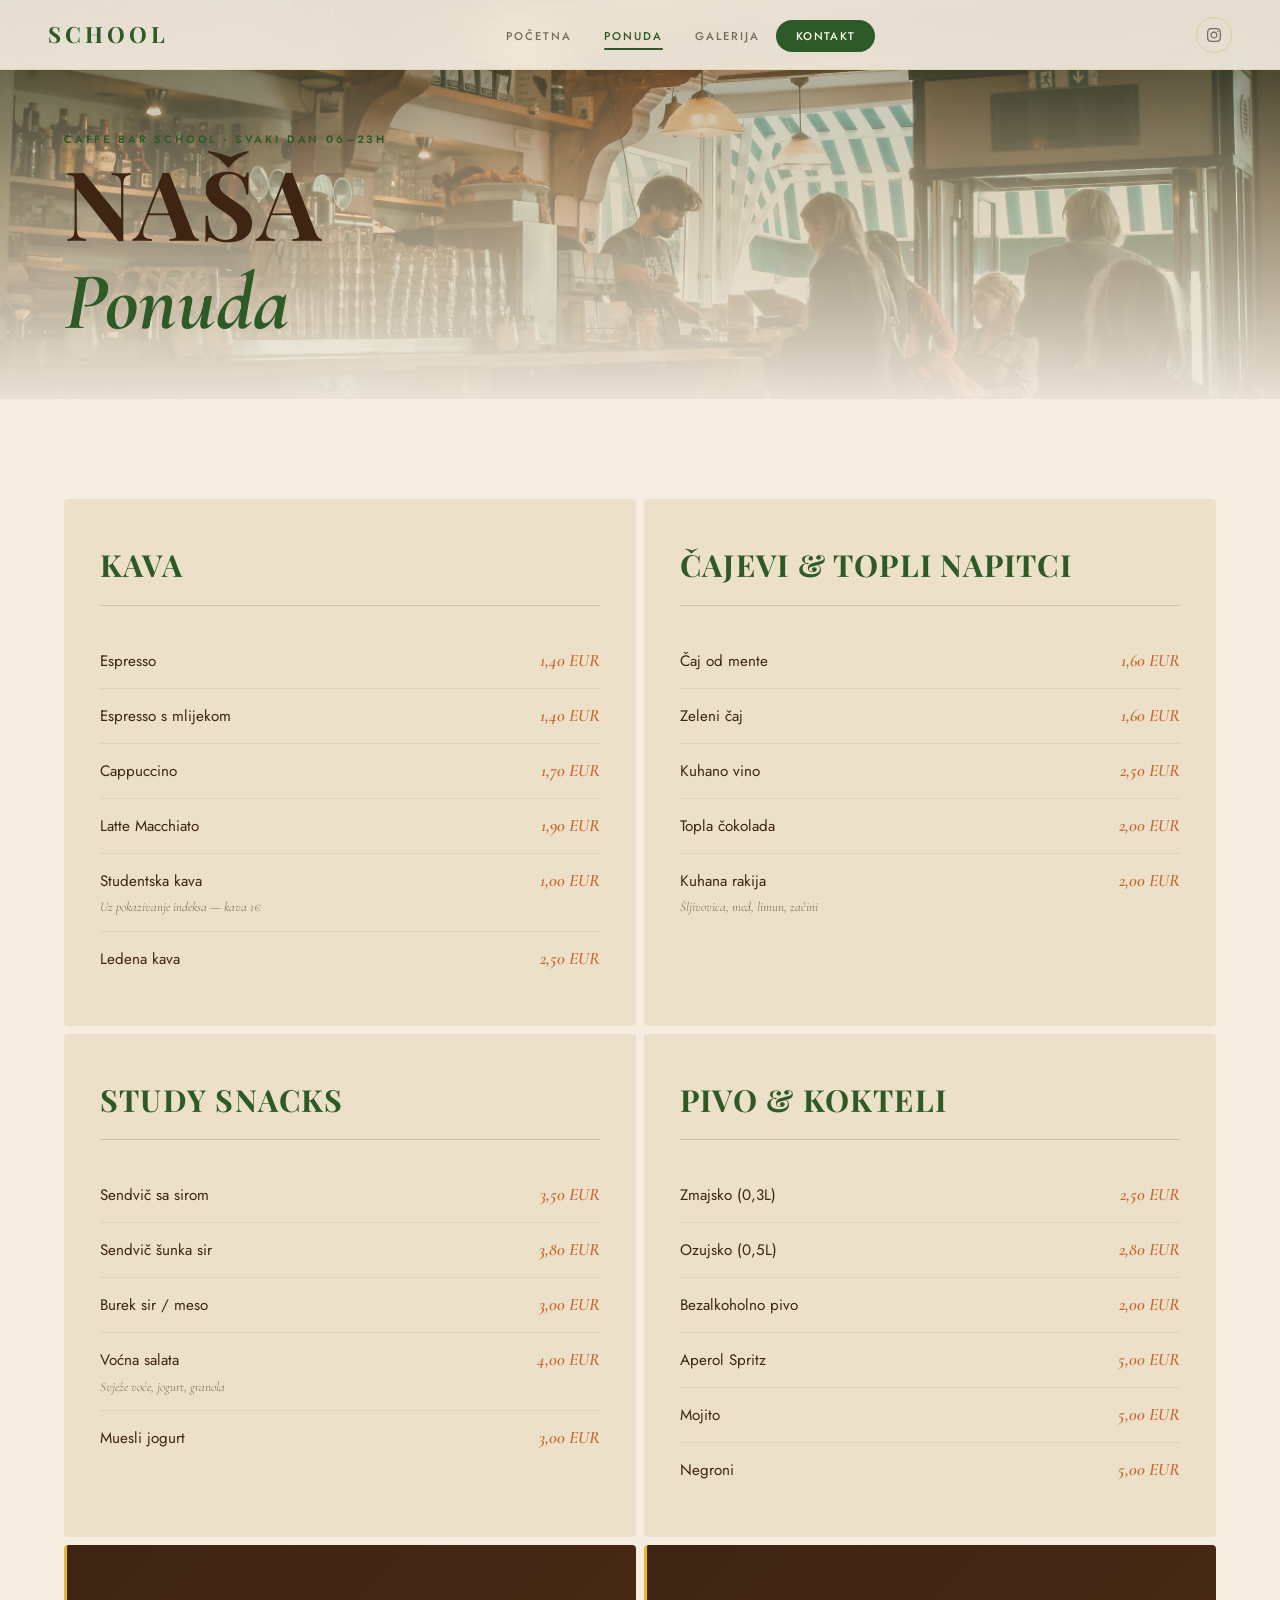
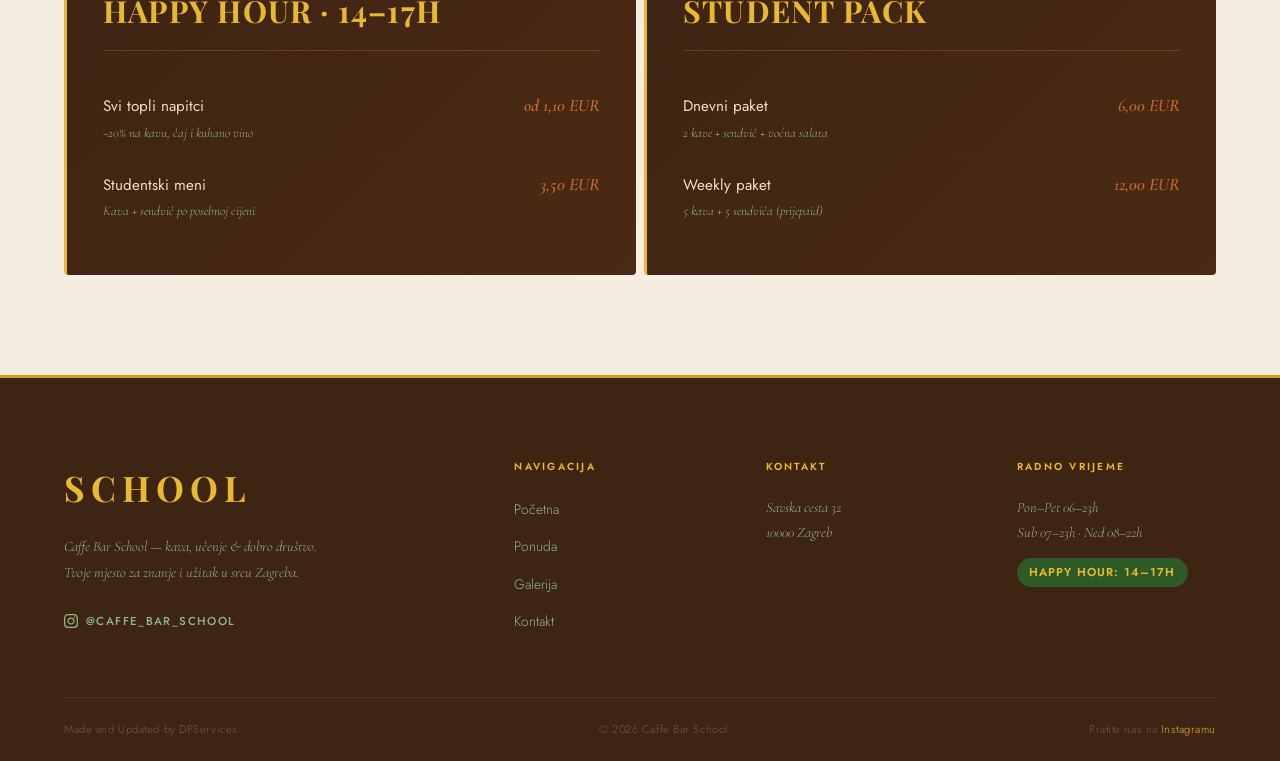
<file: ponuda.html>
<!DOCTYPE html>
<html lang="hr">
<head>
    <meta charset="UTF-8">
    <meta name="viewport" content="width=device-width, initial-scale=1.0">
    <title>Ponuda – Caffe Bar School</title>
    <link rel="stylesheet" href="style.css">
</head>
<body>

<nav id="navbar">
    <a href="index.html" class="nav-logo">SCHOOL</a>
    <ul class="nav-links">
        <li><a href="index.html">Početna</a></li>
        <li><a href="ponuda.html" class="active-link">Ponuda</a></li>
        <li><a href="galerija.html">Galerija</a></li>
        <li><a href="kontakt.html">Kontakt</a></li>
    </ul>
    <a href="https://www.instagram.com" target="_blank" class="nav-ig">
        <svg xmlns="http://www.w3.org/2000/svg" viewBox="0 0 24 24"><path d="M12 2.163c3.204 0 3.584.012 4.85.07 3.252.148 4.771 1.691 4.919 4.919.058 1.265.069 1.645.069 4.849 0 3.205-.012 3.584-.069 4.849-.149 3.225-1.664 4.771-4.919 4.919-1.266.058-1.644.07-4.85.07-3.204 0-3.584-.012-4.849-.07-3.26-.149-4.771-1.699-4.919-4.92-.058-1.265-.07-1.644-.07-4.849 0-3.204.013-3.583.07-4.849.149-3.227 1.664-4.771 4.919-4.919 1.266-.057 1.645-.069 4.849-.069zm0-2.163c-3.259 0-3.667.014-4.947.072-4.358.2-6.78 2.618-6.98 6.98-.059 1.281-.073 1.689-.073 4.948 0 3.259.014 3.668.072 4.948.2 4.358 2.618 6.78 6.98 6.98 1.281.058 1.689.072 4.948.072 3.259 0 3.668-.014 4.948-.072 4.354-.2 6.782-2.618 6.979-6.98.059-1.28.073-1.689.073-4.948 0-3.259-.014-3.667-.072-4.947-.196-4.354-2.617-6.78-6.979-6.98-1.281-.059-1.69-.073-4.949-.073zm0 5.838c-3.403 0-6.162 2.759-6.162 6.162s2.759 6.163 6.162 6.163 6.162-2.759 6.162-6.163c0-3.403-2.759-6.162-6.162-6.162zm0 10.162c-2.209 0-4-1.79-4-4 0-2.209 1.791-4 4-4s4 1.791 4 4c0 2.21-1.791 4-4 4zm6.406-11.845c-.796 0-1.441.645-1.441 1.44s.645 1.44 1.441 1.44c.795 0 1.439-.645 1.439-1.44s-.644-1.44-1.439-1.44z"/></svg>
    </a>
    <button class="hamburger" id="hamburger" aria-label="Meni"><span></span><span></span><span></span></button>
</nav>

<div class="mobile-nav" id="mobileNav">
    <a href="index.html">Početna</a>
    <a href="ponuda.html">Ponuda</a>
    <a href="galerija.html">Galerija</a>
    <a href="kontakt.html" class="mobile-reserve">Kontakt</a>
</div>

<section class="page-hero">
    <div class="page-hero-bg" style="background-image: url('assets/bg3.jpg');"></div>
    <div class="page-hero-overlay"></div>
    <div class="page-hero-content">
        <span class="page-hero-eyebrow">Caffe Bar School · Svaki dan 06–23h</span>
        <h1 class="page-hero-title">NAŠA<br><em>Ponuda</em></h1>
    </div>
</section>

<section class="section section-light">
    <div class="menu-grid" style="grid-template-columns: repeat(2,1fr); gap: 8px;">

        <div class="menu-category">
            <div class="menu-cat-title">KAVA</div>
            <div class="menu-item"><div><div class="menu-item-name">Espresso</div></div><div class="menu-item-price">1,40 EUR</div></div>
            <div class="menu-item"><div><div class="menu-item-name">Espresso s mlijekom</div></div><div class="menu-item-price">1,40 EUR</div></div>
            <div class="menu-item"><div><div class="menu-item-name">Cappuccino</div></div><div class="menu-item-price">1,70 EUR</div></div>
            <div class="menu-item"><div><div class="menu-item-name">Latte Macchiato</div></div><div class="menu-item-price">1,90 EUR</div></div>
            <div class="menu-item"><div><div class="menu-item-name">Studentska kava</div><div class="menu-item-desc">Uz pokazivanje indeksa — kava 1€</div></div><div class="menu-item-price">1,00 EUR</div></div>
            <div class="menu-item"><div><div class="menu-item-name">Ledena kava</div></div><div class="menu-item-price">2,50 EUR</div></div>
        </div>

        <div class="menu-category">
            <div class="menu-cat-title">ČAJEVI &amp; TOPLI NAPITCI</div>
            <div class="menu-item"><div><div class="menu-item-name">Čaj od mente</div></div><div class="menu-item-price">1,60 EUR</div></div>
            <div class="menu-item"><div><div class="menu-item-name">Zeleni čaj</div></div><div class="menu-item-price">1,60 EUR</div></div>
            <div class="menu-item"><div><div class="menu-item-name">Kuhano vino</div></div><div class="menu-item-price">2,50 EUR</div></div>
            <div class="menu-item"><div><div class="menu-item-name">Topla čokolada</div></div><div class="menu-item-price">2,00 EUR</div></div>
            <div class="menu-item"><div><div class="menu-item-name">Kuhana rakija</div><div class="menu-item-desc">Šljivovica, med, limun, začini</div></div><div class="menu-item-price">2,00 EUR</div></div>
        </div>

        <div class="menu-category">
            <div class="menu-cat-title">STUDY SNACKS</div>
            <div class="menu-item"><div><div class="menu-item-name">Sendvič sa sirom</div></div><div class="menu-item-price">3,50 EUR</div></div>
            <div class="menu-item"><div><div class="menu-item-name">Sendvič šunka sir</div></div><div class="menu-item-price">3,80 EUR</div></div>
            <div class="menu-item"><div><div class="menu-item-name">Burek sir / meso</div></div><div class="menu-item-price">3,00 EUR</div></div>
            <div class="menu-item"><div><div class="menu-item-name">Voćna salata</div><div class="menu-item-desc">Svježe voće, jogurt, granola</div></div><div class="menu-item-price">4,00 EUR</div></div>
            <div class="menu-item"><div><div class="menu-item-name">Muesli jogurt</div></div><div class="menu-item-price">3,00 EUR</div></div>
        </div>

        <div class="menu-category">
            <div class="menu-cat-title">PIVO &amp; KOKTELI</div>
            <div class="menu-item"><div><div class="menu-item-name">Zmajsko (0,3L)</div></div><div class="menu-item-price">2,50 EUR</div></div>
            <div class="menu-item"><div><div class="menu-item-name">Ozujsko (0,5L)</div></div><div class="menu-item-price">2,80 EUR</div></div>
            <div class="menu-item"><div><div class="menu-item-name">Bezalkoholno pivo</div></div><div class="menu-item-price">2,00 EUR</div></div>
            <div class="menu-item"><div><div class="menu-item-name">Aperol Spritz</div></div><div class="menu-item-price">5,00 EUR</div></div>
            <div class="menu-item"><div><div class="menu-item-name">Mojito</div></div><div class="menu-item-price">5,00 EUR</div></div>
            <div class="menu-item"><div><div class="menu-item-name">Negroni</div></div><div class="menu-item-price">5,00 EUR</div></div>
        </div>

        <div class="menu-category highlight">
            <div class="menu-cat-title">HAPPY HOUR · 14–17H</div>
            <div class="menu-item"><div><div class="menu-item-name">Svi topli napitci</div><div class="menu-item-desc">−20% na kavu, čaj i kuhano vino</div></div><div class="menu-item-price">od 1,10 EUR</div></div>
            <div class="menu-item"><div><div class="menu-item-name">Studentski meni</div><div class="menu-item-desc">Kava + sendvič po posebnoj cijeni</div></div><div class="menu-item-price">3,50 EUR</div></div>
        </div>

        <div class="menu-category highlight">
            <div class="menu-cat-title">STUDENT PACK</div>
            <div class="menu-item"><div><div class="menu-item-name">Dnevni paket</div><div class="menu-item-desc">2 kave + sendvič + voćna salata</div></div><div class="menu-item-price">6,00 EUR</div></div>
            <div class="menu-item"><div><div class="menu-item-name">Weekly paket</div><div class="menu-item-desc">5 kava + 5 sendviča (prijepaid)</div></div><div class="menu-item-price">12,00 EUR</div></div>
        </div>

    </div>
</section>

<footer>
    <div class="footer-grid">
        <div class="footer-brand">
            <span class="footer-logo">SCHOOL</span>
            <p>Caffe Bar School — kava, učenje &amp; dobro društvo. Tvoje mjesto za znanje i užitak u srcu Zagreba.</p>
            <a href="https://www.instagram.com" target="_blank" class="footer-ig">
                <svg xmlns="http://www.w3.org/2000/svg" viewBox="0 0 24 24"><path d="M12 2.163c3.204 0 3.584.012 4.85.07 3.252.148 4.771 1.691 4.919 4.919.058 1.265.069 1.645.069 4.849 0 3.205-.012 3.584-.069 4.849-.149 3.225-1.664 4.771-4.919 4.919-1.266.058-1.644.07-4.85.07-3.204 0-3.584-.012-4.849-.07-3.26-.149-4.771-1.699-4.919-4.92-.058-1.265-.07-1.644-.07-4.849 0-3.204.013-3.583.07-4.849.149-3.227 1.664-4.771 4.919-4.919 1.266-.057 1.645-.069 4.849-.069zm0-2.163c-3.259 0-3.667.014-4.947.072-4.358.2-6.78 2.618-6.98 6.98-.059 1.281-.073 1.689-.073 4.948 0 3.259.014 3.668.072 4.948.2 4.358 2.618 6.78 6.98 6.98 1.281.058 1.689.072 4.948.072 3.259 0 3.668-.014 4.948-.072 4.354-.2 6.782-2.618 6.979-6.98.059-1.28.073-1.689.073-4.948 0-3.259-.014-3.667-.072-4.947-.196-4.354-2.617-6.78-6.979-6.98-1.281-.059-1.69-.073-4.949-.073zm0 5.838c-3.403 0-6.162 2.759-6.162 6.162s2.759 6.163 6.162 6.163 6.162-2.759 6.162-6.163c0-3.403-2.759-6.162-6.162-6.162zm0 10.162c-2.209 0-4-1.79-4-4 0-2.209 1.791-4 4-4s4 1.791 4 4c0 2.21-1.791 4-4 4zm6.406-11.845c-.796 0-1.441.645-1.441 1.44s.645 1.44 1.441 1.44c.795 0 1.439-.645 1.439-1.44s-.644-1.44-1.439-1.44z"/></svg>
                @caffe_bar_school
            </a>
        </div>
        <div class="footer-col">
            <h4>Navigacija</h4>
            <ul>
                <li><a href="index.html">Početna</a></li>
                <li><a href="ponuda.html">Ponuda</a></li>
                <li><a href="galerija.html">Galerija</a></li>
                <li><a href="kontakt.html">Kontakt</a></li>
            </ul>
        </div>
        <div class="footer-col">
            <h4>Kontakt</h4>
            <p>Savska cesta 32<br>10000 Zagreb</p>
        </div>
        <div class="footer-col">
            <h4>Radno vrijeme</h4>
            <p>Pon–Pet 06–23h<br>Sub 07–23h · Ned 08–22h</p>
            <span class="footer-happy">Happy Hour: 14–17h</span>
        </div>
    </div>
    <div class="footer-bottom">
        <span>Made and Updated by DPServices</span>
        <span>© 2026 Caffe Bar School</span>
        <span>Pratite nas na <a href="https://www.instagram.com" target="_blank">Instagramu</a></span>
    </div>
</footer>

<button class="back-top" id="backTop" onclick="window.scrollTo({top:0,behavior:'smooth'})">↑</button>

<script>
const hamburger = document.getElementById('hamburger');
const mobileNav = document.getElementById('mobileNav');
hamburger.addEventListener('click', () => {
    mobileNav.classList.toggle('open');
    document.body.style.overflow = mobileNav.classList.contains('open') ? 'hidden' : '';
});
mobileNav.querySelectorAll('a').forEach(a => a.addEventListener('click', () => {
    mobileNav.classList.remove('open');
    document.body.style.overflow = '';
}));
window.addEventListener('scroll', () => {
    document.getElementById('backTop').classList.toggle('visible', window.scrollY > 400);
    document.getElementById('navbar').classList.toggle('scrolled', window.scrollY > 10);
});
function revealOnScroll() {
    document.querySelectorAll('.menu-category, .reveal').forEach((el, i) => {
        if (el.getBoundingClientRect().top < window.innerHeight * 0.92) {
            el.style.transitionDelay = (i % 4) * 80 + 'ms';
            el.classList.add('revealed');
        }
    });
}
window.addEventListener('scroll', revealOnScroll);
window.addEventListener('load', revealOnScroll);
revealOnScroll();
</script>
</body>
</html>
</file>
<file: style.css>
@import url('https://fonts.googleapis.com/css2?family=Playfair+Display:ital,wght@0,400;0,700;1,400;1,700&family=Cormorant+Garamond:ital,wght@0,300;0,400;0,600;1,300;1,400&family=Jost:wght@300;400;500;600&display=swap');

:root {
  --forest:       #2D5A27;
  --emerald:      #4A7C3F;
  --leaf:         #6B9E63;
  --sage:         #8FB88A;
  --mint:         #B5D4B0;

  --brown:        #5C3A1E;
  --walnut:       #7A5230;
  --tan:          #9B7048;
  --cocoa:        #3E2413;
  --darkbrew:     #2A1A0E;

  --beige:        #F5EDE0;
  --cream:        #EDE0C8;
  --parchment:    #E5D5B0;
  --warm-white:   #FAF6F0;
  --linen:        #F0E8D5;

  --gold:         #D4A017;
  --honey:        #E8B830;
  --sunshine:     #F0C040;
  --pale-yellow:  #F8E080;

  --pumpkin:      #C8672D;
  --tangerine:    #D9783E;
  --coral:        #E8884A;

  --muted:        #7A6B58;
  --soft-muted:   #A89378;

  --bg-light:     #F5EDE0;
  --bg-mid:       #EDE0C8;
  --bg-warm:      #E5D5B0;
  --bg-dark:      #2D5A27;
  --bg-espresso:  #3E2413;

  --font-display: 'Playfair Display', Georgia, serif;
  --font-serif:   'Cormorant Garamond', Georgia, serif;
  --font-body:    'Jost', sans-serif;

  --radius: 4px;
  --radius-lg: 12px;
  --transition: 0.4s cubic-bezier(0.25, 0.46, 0.45, 0.94);
  --shadow: 0 4px 32px rgba(62,36,19,0.10);
  --shadow-lg: 0 12px 60px rgba(62,36,19,0.18);
}

*, *::before, *::after { box-sizing: border-box; margin: 0; padding: 0; }
html { scroll-behavior: smooth; font-size: 16px; }

body {
  background: var(--bg-light);
  color: var(--cocoa);
  font-family: var(--font-body);
  font-weight: 300;
  line-height: 1.7;
  overflow-x: hidden;
}

::-webkit-scrollbar { width: 5px; }
::-webkit-scrollbar-track { background: var(--cream); }
::-webkit-scrollbar-thumb { background: var(--gold); border-radius: 10px; }
::selection { background: var(--honey); color: var(--cocoa); }

#navbar {
  position: fixed;
  top: 0; left: 0; right: 0;
  z-index: 1000;
  height: 70px;
  display: flex;
  align-items: center;
  justify-content: space-between;
  padding: 0 48px;
  background: rgba(245, 237, 224, 0.92);
  backdrop-filter: blur(20px);
  -webkit-backdrop-filter: blur(20px);
  border-bottom: 1px solid rgba(212,160,23,0.2);
  transition: all 0.3s ease;
}

#navbar.scrolled {
  background: rgba(245, 237, 224, 0.98);
  box-shadow: 0 2px 24px rgba(62,36,19,0.10);
}

.nav-logo {
  font-family: var(--font-display);
  font-size: 1.4rem;
  font-weight: 700;
  letter-spacing: 4px;
  color: var(--forest);
  text-decoration: none;
  line-height: 1;
}

.nav-links {
  display: flex;
  list-style: none;
  gap: 0;
  align-items: center;
}

.nav-links li a {
  font-family: var(--font-body);
  font-weight: 500;
  font-size: 0.7rem;
  letter-spacing: 0.18em;
  text-transform: uppercase;
  color: var(--muted);
  text-decoration: none;
  padding: 8px 16px;
  position: relative;
  transition: color 0.3s ease;
}

.nav-links li a::after {
  content: '';
  position: absolute;
  bottom: 2px; left: 16px; right: 16px;
  height: 1.5px;
  background: var(--forest);
  border-radius: 2px;
  transform: scaleX(0);
  transform-origin: left;
  transition: transform 0.3s ease;
}

.nav-links li a:hover,
.nav-links li a.active-link { color: var(--forest); }
.nav-links li a:hover::after,
.nav-links li a.active-link::after { transform: scaleX(1); }

.nav-links li:last-child a {
  background: var(--forest);
  color: var(--warm-white);
  padding: 8px 20px;
  border-radius: 30px;
  letter-spacing: 0.12em;
}
.nav-links li:last-child a::after { display: none; }
.nav-links li:last-child a:hover { background: var(--emerald); color: var(--warm-white); }

.nav-ig {
  display: flex;
  align-items: center;
  justify-content: center;
  width: 36px; height: 36px;
  border: 1.5px solid rgba(212,160,23,0.3);
  border-radius: 50%;
  color: var(--muted);
  transition: all 0.3s ease;
}
.nav-ig:hover { border-color: var(--gold); color: var(--gold); background: rgba(212,160,23,0.08); }
.nav-ig svg { width: 14px; height: 14px; fill: currentColor; }

.hamburger {
  display: none;
  flex-direction: column;
  gap: 5px;
  cursor: pointer;
  background: none;
  border: none;
  padding: 6px;
}
.hamburger span {
  display: block;
  width: 22px; height: 2px;
  background: var(--brown);
  border-radius: 2px;
  transition: all 0.3s ease;
}

.mobile-nav {
  display: none;
  position: fixed;
  top: 70px; left: 0; right: 0; bottom: 0;
  background: var(--warm-white);
  z-index: 999;
  flex-direction: column;
  align-items: center;
  justify-content: center;
  gap: 28px;
  padding: 24px;
}
.mobile-nav.open { display: flex; }
.mobile-nav a {
  font-family: var(--font-display);
  font-size: 2.4rem;
  font-weight: 700;
  letter-spacing: 4px;
  color: var(--cocoa);
  text-decoration: none;
  transition: color 0.2s ease;
}
.mobile-nav a:hover { color: var(--forest); }
.mobile-nav .mobile-reserve {
  background: var(--forest);
  color: var(--warm-white) !important;
  font-family: var(--font-body) !important;
  font-size: 0.85rem !important;
  font-weight: 600;
  letter-spacing: 0.2em !important;
  text-transform: uppercase;
  padding: 14px 40px;
  border-radius: 30px;
  margin-top: 12px;
}

.hero {
  min-height: 100vh;
  position: relative;
  display: flex;
  align-items: center;
  overflow: hidden;
}

.hero-bg {
  position: absolute;
  inset: 0;
  background-size: cover;
  background-position: center;
  transform: scale(1.08);
  transform-origin: center;
  transition: transform 0.1s linear;
}

.hero-overlay {
  position: absolute;
  inset: 0;
  background: linear-gradient(
    105deg,
    rgba(245,237,224,0.88) 0%,
    rgba(229,213,176,0.7) 40%,
    rgba(45,90,39,0.25) 100%
  );
}

.hero::before {
  content: '';
  position: absolute;
  inset: 0;
  background-image: url("data:image/svg+xml,%3Csvg viewBox='0 0 200 200' xmlns='http://www.w3.org/2000/svg'%3E%3Cfilter id='noise'%3E%3CfeTurbulence type='fractalNoise' baseFrequency='0.75' numOctaves='4' stitchTiles='stitch'/%3E%3C/filter%3E%3Crect width='100%25' height='100%25' filter='url(%23noise)' opacity='0.03'/%3E%3C/svg%3E");
  opacity: 0.5;
  pointer-events: none;
  z-index: 1;
}

.hero-content {
  position: relative;
  z-index: 2;
  padding: 0 64px;
  width: 100%;
  max-width: 820px;
}

.hero-eyebrow {
  display: inline-flex;
  align-items: center;
  gap: 10px;
  font-size: 0.7rem;
  font-weight: 500;
  letter-spacing: 0.28em;
  text-transform: uppercase;
  color: var(--forest);
  margin-bottom: 24px;
}
.hero-eyebrow::before {
  content: '';
  display: block;
  width: 32px; height: 1.5px;
  background: var(--forest);
  border-radius: 1px;
}

.hero-title {
  font-family: var(--font-display);
  font-size: clamp(4rem, 11vw, 10rem);
  line-height: 0.92;
  color: var(--cocoa);
  letter-spacing: 0.02em;
  margin-bottom: 28px;
}

.hero-title .accent {
  color: var(--forest);
  font-style: italic;
}

.hero-sub {
  font-family: var(--font-serif);
  font-size: 1.15rem;
  color: var(--brown);
  max-width: 480px;
  line-height: 1.75;
  margin-bottom: 44px;
  font-weight: 300;
}

.hero-actions {
  display: flex;
  align-items: center;
  gap: 14px;
  flex-wrap: wrap;
}

.btn-primary {
  font-family: var(--font-body);
  font-weight: 600;
  font-size: 0.72rem;
  letter-spacing: 0.16em;
  text-transform: uppercase;
  background: var(--forest);
  color: var(--warm-white);
  border: none;
  padding: 15px 36px;
  border-radius: 30px;
  cursor: pointer;
  text-decoration: none;
  display: inline-block;
  transition: all 0.3s ease;
  box-shadow: 0 4px 20px rgba(45,90,39,0.28);
}
.btn-primary:hover {
  background: var(--emerald);
  transform: translateY(-2px);
  box-shadow: 0 8px 28px rgba(74,124,63,0.35);
}

.btn-outline {
  font-family: var(--font-body);
  font-weight: 500;
  font-size: 0.72rem;
  letter-spacing: 0.16em;
  text-transform: uppercase;
  background: transparent;
  color: var(--brown);
  border: 1.5px solid rgba(92,58,30,0.35);
  padding: 14px 34px;
  border-radius: 30px;
  cursor: pointer;
  text-decoration: none;
  display: inline-block;
  transition: all 0.3s ease;
}
.btn-outline:hover {
  border-color: var(--forest);
  color: var(--forest);
  background: rgba(45,90,39,0.06);
}

.btn-ig {
  display: inline-flex;
  align-items: center;
  justify-content: center;
  width: 48px; height: 48px;
  border: 1.5px solid rgba(92,58,30,0.3);
  border-radius: 50%;
  color: var(--brown);
  transition: all 0.3s ease;
  flex-shrink: 0;
}
.btn-ig:hover { border-color: var(--forest); color: var(--forest); background: rgba(45,90,39,0.08); }
.btn-ig svg { width: 16px; height: 16px; fill: currentColor; }

.hero-badge {
  position: absolute;
  bottom: 60px;
  right: 60px;
  z-index: 2;
  width: 110px; height: 110px;
  background: var(--forest);
  border-radius: 50%;
  display: flex;
  flex-direction: column;
  align-items: center;
  justify-content: center;
  text-align: center;
  box-shadow: 0 8px 32px rgba(45,90,39,0.3);
}
.hero-badge-line1 {
  font-family: var(--font-display);
  font-size: 1.05rem;
  font-weight: 700;
  color: var(--honey);
  line-height: 1.1;
}
.hero-badge-line2 {
  font-size: 0.6rem;
  letter-spacing: 0.14em;
  text-transform: uppercase;
  color: rgba(250,246,240,0.8);
  margin-top: 4px;
}

.hero-scroll {
  position: absolute;
  bottom: 36px; left: 64px;
  z-index: 2;
  display: flex;
  flex-direction: column;
  align-items: center;
  gap: 10px;
}
.hero-scroll span {
  font-size: 0.6rem;
  letter-spacing: 0.28em;
  text-transform: uppercase;
  color: var(--muted);
  writing-mode: vertical-rl;
}
.hero-scroll-line {
  width: 1px; height: 60px;
  background: linear-gradient(to bottom, var(--forest), transparent);
  animation: scrollPulse 2s ease-in-out infinite;
}
@keyframes scrollPulse {
  0%, 100% { opacity: 0.3; }
  50% { opacity: 1; }
}

.ticker {
  background: var(--cocoa);
  padding: 12px 0;
  overflow: hidden;
  white-space: nowrap;
}
.ticker-track {
  display: inline-flex;
  animation: ticker 22s linear infinite;
}
.ticker-track span {
  font-family: var(--font-display);
  font-size: 0.9rem;
  font-weight: 400;
  letter-spacing: 0.14em;
  text-transform: uppercase;
  color: var(--honey);
  padding: 0 28px;
}
.ticker-track .sep {
  color: var(--gold);
  padding: 0;
}
@keyframes ticker {
  from { transform: translateX(0); }
  to { transform: translateX(-50%); }
}

.section {
  padding: 100px 64px;
}
.section-light { background: var(--bg-light); }
.section-mid   { background: var(--bg-mid); }
.section-warm  { background: var(--bg-warm); }
.section-dark  { background: var(--bg-dark); color: var(--cream); }
.section-espresso { background: var(--bg-espresso); color: var(--cream); }

.label {
  display: inline-flex;
  align-items: center;
  gap: 10px;
  font-size: 0.68rem;
  font-weight: 600;
  letter-spacing: 0.24em;
  text-transform: uppercase;
  color: var(--forest);
  margin-bottom: 14px;
}
.label::before {
  content: '';
  display: block;
  width: 20px; height: 1.5px;
  background: var(--forest);
  border-radius: 1px;
}
.section-dark .label,
.section-espresso .label { color: var(--honey); }
.section-dark .label::before,
.section-espresso .label::before { background: var(--honey); }

.section-title {
  font-family: var(--font-display);
  font-size: clamp(2.8rem, 5.5vw, 5.5rem);
  line-height: 0.92;
  color: var(--cocoa);
  letter-spacing: 0.02em;
  margin-bottom: 18px;
}
.section-dark .section-title,
.section-espresso .section-title { color: var(--cream); }

.section-title em {
  font-family: var(--font-serif);
  font-style: italic;
  color: var(--forest);
  font-size: 0.9em;
  letter-spacing: 0;
}

.section-sub {
  font-family: var(--font-serif);
  font-size: 1.05rem;
  color: var(--muted);
  max-width: 480px;
  line-height: 1.8;
  font-weight: 300;
}
.section-dark .section-sub { color: var(--sage); }

.menu-split {
  display: grid;
  grid-template-columns: 1fr 1.4fr;
  gap: 80px;
  align-items: start;
}

.menu-grid {
  display: grid;
  grid-template-columns: 1fr;
  gap: 3px;
}

.menu-category {
  background: var(--bg-mid);
  padding: 40px 36px;
  border-radius: var(--radius);
  opacity: 0;
  transform: translateY(24px);
  transition: opacity 0.5s ease, transform 0.5s ease;
}
.section-dark .menu-category { background: rgba(245,237,224,0.06); }
.menu-category.revealed { opacity: 1; transform: translateY(0); }

.menu-cat-title {
  font-family: var(--font-display);
  font-size: 1.9rem;
  font-weight: 700;
  letter-spacing: 0.04em;
  color: var(--forest);
  margin-bottom: 28px;
  padding-bottom: 14px;
  border-bottom: 1.5px solid rgba(45,90,39,0.2);
}

.menu-item {
  display: flex;
  justify-content: space-between;
  align-items: baseline;
  padding: 12px 0;
  border-bottom: 1px solid rgba(92,58,30,0.08);
  gap: 16px;
}
.menu-item:last-child { border-bottom: none; }

.menu-item-name {
  font-size: 0.95rem;
  font-weight: 400;
  color: var(--cocoa);
}
.section-dark .menu-item-name { color: var(--cream); }
.menu-item-desc {
  font-family: var(--font-serif);
  font-size: 0.82rem;
  color: var(--muted);
  margin-top: 2px;
  font-style: italic;
}
.section-dark .menu-item-desc { color: var(--sage); }
.menu-item-price {
  font-family: var(--font-serif);
  font-size: 1.1rem;
  font-style: italic;
  font-weight: 600;
  color: var(--pumpkin);
  white-space: nowrap;
  flex-shrink: 0;
}

.menu-category.highlight {
  background: linear-gradient(135deg, var(--cocoa) 0%, #4A2A14 100%);
  border-left: 3px solid var(--honey);
}
.menu-category.highlight .menu-item-name { color: var(--cream); }
.menu-category.highlight .menu-item-desc { color: var(--sage); }
.menu-category.highlight .menu-cat-title { color: var(--honey); border-color: rgba(232,184,48,0.2); }

.events-layout {
  display: grid;
  grid-template-columns: 280px 1fr;
  gap: 80px;
  align-items: start;
}

.events-grid {
  display: grid;
  grid-template-columns: repeat(3, 1fr);
  gap: 20px;
}

.event-card {
  background: var(--warm-white);
  border-radius: var(--radius-lg);
  overflow: hidden;
  box-shadow: var(--shadow);
  transition: all 0.4s ease;
  opacity: 0;
  transform: translateY(20px);
}
.event-card.revealed { opacity: 1; transform: translateY(0); }
.event-card:hover {
  transform: translateY(-6px);
  box-shadow: var(--shadow-lg);
}

.event-card-img {
  width: 100%;
  height: 220px;
  object-fit: cover;
  display: block;
  transition: transform 0.5s ease;
}
.event-card:hover .event-card-img { transform: scale(1.04); }

.event-card-body {
  padding: 24px 22px 28px;
}

.event-card-artist {
  font-family: var(--font-display);
  font-size: 1.4rem;
  font-weight: 700;
  color: var(--cocoa);
  margin-bottom: 10px;
}

.event-card-meta {
  display: flex;
  flex-direction: column;
  gap: 5px;
  margin-bottom: 18px;
}

.event-meta-row {
  display: flex;
  align-items: center;
  gap: 8px;
  font-size: 0.8rem;
  color: var(--muted);
  font-weight: 500;
  letter-spacing: 0.04em;
}

.event-meta-row span:first-child {
  background: var(--cream);
  border-radius: 20px;
  padding: 2px 10px;
  font-size: 0.75rem;
  color: var(--forest);
  font-weight: 600;
  letter-spacing: 0.08em;
  text-transform: uppercase;
}

.event-card .btn-primary {
  width: 100%;
  text-align: center;
  padding: 12px;
  font-size: 0.68rem;
}

.gallery-mosaic {
  display: grid;
  grid-template-columns: repeat(4, 1fr);
  grid-template-rows: 260px 260px;
  gap: 8px;
}

.gallery-mosaic-item {
  overflow: hidden;
  border-radius: var(--radius);
  position: relative;
}
.gallery-mosaic-item:nth-child(1) { grid-column: span 2; grid-row: span 2; }
.gallery-mosaic-item:nth-child(4) { grid-column: span 2; }

.gallery-mosaic-item img {
  width: 100%;
  height: 100%;
  object-fit: cover;
  display: block;
  transition: transform 0.6s ease, filter 0.4s ease;
  filter: brightness(0.9) saturate(0.9);
}
.gallery-mosaic-item:hover img {
  transform: scale(1.07);
  filter: brightness(1) saturate(1.1);
}

.reviews-cols {
  columns: 3;
  column-gap: 22px;
  margin-top: 56px;
}

.review-card {
  background: var(--warm-white);
  padding: 28px 28px 24px;
  margin-bottom: 22px;
  break-inside: avoid;
  border-radius: var(--radius-lg);
  border-bottom: 3px solid transparent;
  transition: border-color 0.3s ease, box-shadow 0.3s ease;
  box-shadow: 0 2px 12px rgba(62,36,19,0.06);
  opacity: 0;
  transform: translateY(20px);
}
.review-card.revealed {
  opacity: 1;
  transform: translateY(0);
  transition: opacity 0.5s ease, transform 0.5s ease, border-color 0.3s ease, box-shadow 0.3s ease;
}
.review-card:hover {
  border-color: var(--forest);
  box-shadow: 0 8px 32px rgba(62,36,19,0.12);
}

.review-stars {
  color: var(--gold);
  font-size: 0.75rem;
  letter-spacing: 3px;
  margin-bottom: 12px;
}

.review-text {
  font-family: var(--font-serif);
  font-size: 1rem;
  font-style: italic;
  color: var(--brown);
  line-height: 1.7;
  margin-bottom: 14px;
}

.review-author {
  font-size: 0.68rem;
  letter-spacing: 0.16em;
  text-transform: uppercase;
  color: var(--forest);
  font-weight: 600;
}

.hours-layout {
  display: grid;
  grid-template-columns: 1fr 1fr;
  gap: 80px;
  align-items: start;
}

.hours-table { width: 100%; }

.hours-row {
  display: flex;
  justify-content: space-between;
  align-items: center;
  padding: 18px 0;
  border-bottom: 1px solid rgba(92,58,30,0.1);
  opacity: 0;
  transform: translateX(-20px);
  transition: opacity 0.5s ease, transform 0.5s ease;
}
.hours-row.revealed { opacity: 1; transform: translateX(0); }

.hours-day {
  font-size: 0.88rem;
  font-weight: 400;
  color: var(--muted);
  letter-spacing: 0.04em;
}
.hours-time {
  font-family: var(--font-serif);
  font-size: 1.1rem;
  font-style: italic;
  font-weight: 600;
  color: var(--brown);
}
.hours-open {
  display: flex;
  align-items: center;
  gap: 8px;
  color: var(--forest);
}
.hours-open::before {
  content: '';
  width: 7px; height: 7px;
  background: var(--forest);
  border-radius: 50%;
  box-shadow: 0 0 0 3px rgba(45,90,39,0.15);
}

.map-wrap iframe {
  width: 100%;
  height: 320px;
  border: none;
  display: block;
  border-radius: var(--radius-lg) var(--radius-lg) 0 0;
  filter: saturate(0.7) brightness(1.05);
}

.map-address {
  background: var(--cocoa);
  padding: 22px 26px;
  display: flex;
  flex-direction: column;
  gap: 4px;
  border-left: 4px solid var(--gold);
  border-radius: 0 0 var(--radius-lg) var(--radius-lg);
}
.map-address .addr-label {
  font-size: 0.64rem;
  letter-spacing: 0.22em;
  text-transform: uppercase;
  color: var(--honey);
}
.map-address .addr-text {
  font-family: var(--font-serif);
  font-size: 1.1rem;
  font-style: italic;
  color: var(--cream);
}

.gallery-grid {
  display: grid;
  grid-template-columns: repeat(3, 1fr);
  grid-auto-rows: 320px;
  gap: 8px;
}

.gallery-item {
  overflow: hidden;
  cursor: pointer;
  position: relative;
  opacity: 0;
  border-radius: var(--radius);
  transition: opacity 0.6s ease;
}
.gallery-item.revealed { opacity: 1; }
.gallery-item:nth-child(4) { grid-column: span 2; }

.gallery-item img {
  width: 100%;
  height: 100%;
  object-fit: cover;
  display: block;
  transition: transform 0.7s ease, filter 0.4s ease;
  filter: brightness(0.88) saturate(0.92);
}
.gallery-item:hover img {
  transform: scale(1.06);
  filter: brightness(1) saturate(1.1);
}

.gallery-item-overlay {
  position: absolute;
  inset: 0;
  background: linear-gradient(to top, rgba(45,90,39,0.65) 0%, transparent 50%);
  opacity: 0;
  transition: opacity 0.4s ease;
  display: flex;
  align-items: flex-end;
  padding: 22px;
}
.gallery-item:hover .gallery-item-overlay { opacity: 1; }

.lightbox {
  display: none;
  position: fixed;
  inset: 0;
  z-index: 9999;
  background: rgba(42, 26, 14, 0.95);
  align-items: center;
  justify-content: center;
}
.lightbox.open { display: flex; }

#lbImg {
  max-width: 88vw;
  max-height: 88vh;
  object-fit: contain;
  display: block;
  border-radius: var(--radius);
  transition: opacity 0.2s ease;
}
#lbImg.fade-out { opacity: 0; }

.lightbox-close {
  position: fixed;
  top: 28px; right: 36px;
  font-size: 2rem;
  color: var(--soft-muted);
  cursor: pointer;
  transition: color 0.2s ease;
  user-select: none;
}
.lightbox-close:hover { color: var(--honey); }

.lightbox-prev, .lightbox-next {
  position: fixed;
  top: 50%;
  transform: translateY(-50%);
  font-size: 2.5rem;
  color: var(--soft-muted);
  cursor: pointer;
  transition: color 0.2s ease;
  user-select: none;
  padding: 20px;
}
.lightbox-prev { left: 16px; }
.lightbox-next { right: 16px; }
.lightbox-prev:hover, .lightbox-next:hover { color: var(--honey); }

.page-hero {
  padding-top: 70px;
  min-height: 42vh;
  display: flex;
  align-items: flex-end;
  position: relative;
  overflow: hidden;
}
.page-hero-bg {
  position: absolute;
  inset: 0;
  background-size: cover;
  background-position: center;
}
.page-hero-overlay {
  position: absolute;
  inset: 0;
  background: linear-gradient(to top, rgba(245,237,224,0.95) 0%, rgba(229,213,176,0.6) 50%, rgba(45,90,39,0.2) 100%);
}
.page-hero-content {
  position: relative;
  z-index: 2;
  padding: 60px 64px;
}
.page-hero-eyebrow {
  display: block;
  font-size: 0.68rem;
  letter-spacing: 0.26em;
  text-transform: uppercase;
  color: var(--forest);
  font-weight: 600;
  margin-bottom: 10px;
}
.page-hero-title {
  font-family: var(--font-display);
  font-size: clamp(3rem, 7.5vw, 7.5rem);
  font-weight: 700;
  line-height: 0.9;
  color: var(--cocoa);
  letter-spacing: 0.02em;
}
.page-hero-title em {
  font-family: var(--font-serif);
  font-style: italic;
  color: var(--forest);
  font-size: 0.85em;
  letter-spacing: 0;
}

.contact-layout {
  display: grid;
  grid-template-columns: 1fr 1fr;
  gap: 80px;
  align-items: start;
}

.contact-block {
  display: flex;
  flex-direction: column;
  gap: 40px;
}

.contact-item-label {
  font-size: 0.65rem;
  letter-spacing: 0.22em;
  text-transform: uppercase;
  color: var(--forest);
  font-weight: 600;
  margin-bottom: 6px;
}

.contact-item-value {
  font-family: var(--font-serif);
  font-size: 1.45rem;
  font-style: italic;
  color: var(--cocoa);
}

.contact-item-sub {
  font-size: 0.82rem;
  color: var(--muted);
  margin-top: 3px;
}

.ig-cta {
  display: inline-flex;
  align-items: center;
  gap: 12px;
  padding: 14px 26px;
  background: var(--bg-mid);
  border: 1.5px solid rgba(45,90,39,0.25);
  border-radius: 30px;
  color: var(--brown);
  text-decoration: none;
  font-size: 0.78rem;
  font-weight: 600;
  letter-spacing: 0.1em;
  text-transform: uppercase;
  transition: all 0.3s ease;
  width: fit-content;
}
.ig-cta:hover { border-color: var(--forest); color: var(--forest); background: rgba(45,90,39,0.08); }
.ig-cta svg { width: 15px; height: 15px; fill: currentColor; }

.reservation-form {
  display: flex;
  flex-direction: column;
  gap: 18px;
}

.reservation-form label {
  display: flex;
  flex-direction: column;
  gap: 7px;
  font-size: 0.66rem;
  letter-spacing: 0.22em;
  text-transform: uppercase;
  color: var(--forest);
  font-weight: 600;
}

.reservation-form input,
.reservation-form select {
  background: var(--warm-white);
  border: 1.5px solid rgba(45,90,39,0.2);
  color: var(--cocoa);
  font-family: var(--font-body);
  font-size: 0.9rem;
  font-weight: 300;
  padding: 12px 16px;
  outline: none;
  border-radius: var(--radius);
  transition: border-color 0.3s ease, box-shadow 0.3s ease;
  width: 100%;
}

.reservation-form input:focus,
.reservation-form select:focus {
  border-color: var(--forest);
  box-shadow: 0 0 0 3px rgba(45,90,39,0.12);
}

.reservation-form select {
  appearance: none;
  -webkit-appearance: none;
  background-image: url("data:image/svg+xml,%3Csvg xmlns='http://www.w3.org/2000/svg' width='12' height='8' viewBox='0 0 12 8'%3E%3Cpath d='M1 1l5 5 5-5' stroke='%232D5A27' stroke-width='1.5' fill='none' stroke-linecap='round'/%3E%3C/svg%3E");
  background-repeat: no-repeat;
  background-position: right 16px center;
  cursor: pointer;
  background-color: var(--warm-white);
}

.reservation-form button[type="submit"] {
  font-family: var(--font-body);
  font-weight: 600;
  font-size: 0.72rem;
  letter-spacing: 0.16em;
  text-transform: uppercase;
  background: var(--forest);
  color: var(--warm-white);
  border: none;
  padding: 15px 36px;
  border-radius: 30px;
  cursor: pointer;
  display: inline-block;
  transition: all 0.3s ease;
  margin-top: 6px;
  align-self: flex-start;
  box-shadow: 0 4px 18px rgba(45,90,39,0.3);
}
.reservation-form button[type="submit"]:hover {
  background: var(--emerald);
  transform: translateY(-2px);
}

footer {
  background: var(--cocoa);
  color: var(--cream);
  border-top: 3px solid var(--gold);
  padding: 80px 64px 0;
}

.footer-grid {
  display: grid;
  grid-template-columns: 2fr 1fr 1fr 1fr;
  gap: 52px;
  padding-bottom: 60px;
  border-bottom: 1px solid rgba(255,255,255,0.08);
}

.footer-logo {
  font-family: var(--font-display);
  font-size: 2.2rem;
  font-weight: 700;
  letter-spacing: 6px;
  color: var(--honey);
  display: block;
  margin-bottom: 16px;
}

.footer-brand p {
  font-family: var(--font-serif);
  font-size: 0.9rem;
  color: var(--sage);
  line-height: 1.8;
  max-width: 260px;
  margin-bottom: 24px;
  font-style: italic;
}

.footer-ig {
  display: inline-flex;
  align-items: center;
  gap: 8px;
  color: var(--sage);
  text-decoration: none;
  font-size: 0.72rem;
  letter-spacing: 0.12em;
  text-transform: uppercase;
  transition: color 0.3s ease;
  font-weight: 500;
}
.footer-ig:hover { color: var(--honey); }
.footer-ig svg { width: 14px; height: 14px; fill: currentColor; }

.footer-col h4 {
  font-size: 0.64rem;
  letter-spacing: 0.22em;
  text-transform: uppercase;
  color: var(--honey);
  margin-bottom: 20px;
  font-weight: 600;
}

.footer-col ul { list-style: none; display: flex; flex-direction: column; gap: 10px; }
.footer-col ul li a {
  font-size: 0.86rem;
  color: var(--sage);
  text-decoration: none;
  transition: color 0.3s ease;
}
.footer-col ul li a:hover { color: var(--cream); }

.footer-col p {
  font-family: var(--font-serif);
  font-size: 0.9rem;
  color: var(--sage);
  line-height: 1.75;
  font-style: italic;
}

.footer-happy {
  display: inline-block;
  margin-top: 12px;
  background: var(--forest);
  color: var(--honey);
  font-size: 0.72rem;
  font-weight: 600;
  letter-spacing: 0.1em;
  padding: 5px 12px;
  border-radius: 20px;
  text-transform: uppercase;
}

.footer-bottom {
  display: flex;
  justify-content: space-between;
  align-items: center;
  padding: 22px 0;
  font-size: 0.7rem;
  color: rgba(168,147,120,0.5);
  letter-spacing: 0.05em;
  flex-wrap: wrap;
  gap: 8px;
}

.footer-bottom a { color: var(--honey); text-decoration: none; }

.back-top {
  position: fixed;
  bottom: 32px; right: 32px;
  width: 46px; height: 46px;
  background: var(--forest);
  color: var(--warm-white);
  border: none;
  font-size: 1.1rem;
  cursor: pointer;
  display: flex;
  align-items: center;
  justify-content: center;
  opacity: 0;
  transform: translateY(16px);
  transition: all 0.3s ease;
  z-index: 900;
  border-radius: 50%;
  box-shadow: 0 4px 20px rgba(45,90,39,0.35);
}
.back-top.visible { opacity: 1; transform: translateY(0); }
.back-top:hover { background: var(--emerald); }

.reveal {
  opacity: 0;
  transform: translateY(28px);
  transition: opacity 0.6s ease, transform 0.6s ease;
}
.reveal.revealed { opacity: 1; transform: translateY(0); }

@media (max-width: 1100px) {
  .menu-split { grid-template-columns: 1fr; gap: 48px; }
  .events-layout { grid-template-columns: 1fr; gap: 40px; }
  .events-grid { grid-template-columns: repeat(2, 1fr); }
  .hours-layout { grid-template-columns: 1fr; gap: 48px; }
  .contact-layout { grid-template-columns: 1fr; gap: 48px; }
  .footer-grid { grid-template-columns: 1fr 1fr; gap: 40px; }
  .reviews-cols { columns: 2; }
  .gallery-grid { grid-template-columns: repeat(2, 1fr); }
  .gallery-item:nth-child(4) { grid-column: span 1; }
  .gallery-mosaic { grid-template-columns: repeat(2, 1fr); grid-template-rows: auto; }
  .gallery-mosaic-item:nth-child(1) { grid-column: span 2; height: 300px; }
  .gallery-mosaic-item:nth-child(4) { grid-column: span 1; }
  .section { padding: 80px 40px; }
}

@media (max-width: 768px) {
  #navbar { padding: 0 20px; height: 62px; }
  .nav-links, .nav-ig { display: none; }
  .hamburger { display: flex; }
  .mobile-nav { top: 62px; }

  .section { padding: 60px 20px; }
  .hero-content { padding: 0 20px 60px; }
  .hero-title { font-size: clamp(3.5rem, 16vw, 6rem); }
  .hero-badge { width: 85px; height: 85px; bottom: 48px; right: 20px; }
  .hero-badge-line1 { font-size: 0.85rem; }
  .hero-scroll { display: none; }

  .page-hero-content { padding: 40px 20px; }
  .page-hero-title { font-size: clamp(2.8rem, 14vw, 5rem); }

  .events-grid { grid-template-columns: 1fr; }
  .reviews-cols { columns: 1; }

  .gallery-mosaic {
    display: flex;
    flex-direction: column;
    gap: 6px;
  }
  .gallery-mosaic-item { height: 220px; }

  .gallery-grid { grid-template-columns: 1fr; grid-auto-rows: 250px; }
  .gallery-item:nth-child(4) { grid-column: span 1; }

  .footer-grid { grid-template-columns: 1fr; gap: 28px; }
  .footer-bottom { flex-direction: column; text-align: center; }
  footer { padding: 50px 20px 0; }

  .hero-actions { gap: 10px; }
  .btn-primary, .btn-outline { font-size: 0.68rem; padding: 13px 26px; }

  .section-title { font-size: clamp(2.4rem, 11vw, 4rem); }
}

@media (max-width: 480px) {
  .hero-title { font-size: clamp(3rem, 18vw, 5rem); }
  .events-grid { grid-template-columns: 1fr; }
  .menu-category { padding: 28px 22px; }
}
</file>
